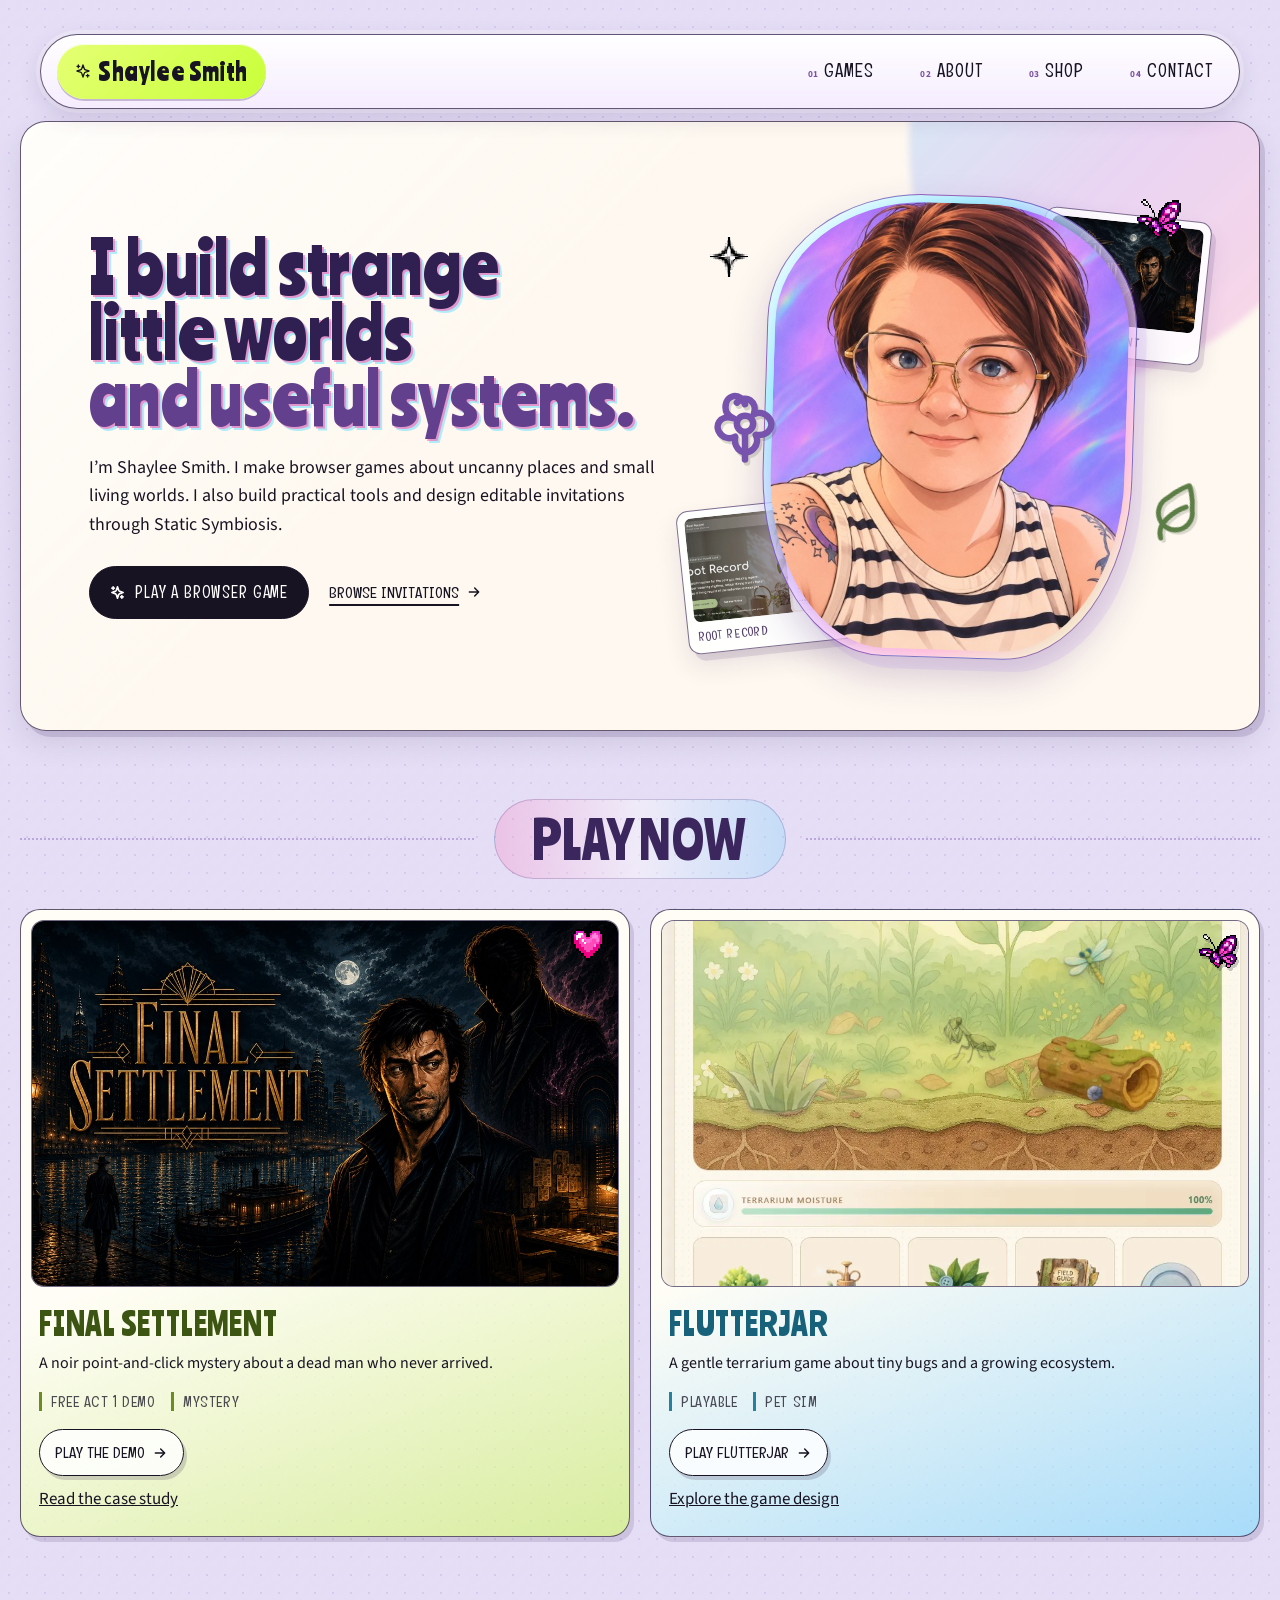
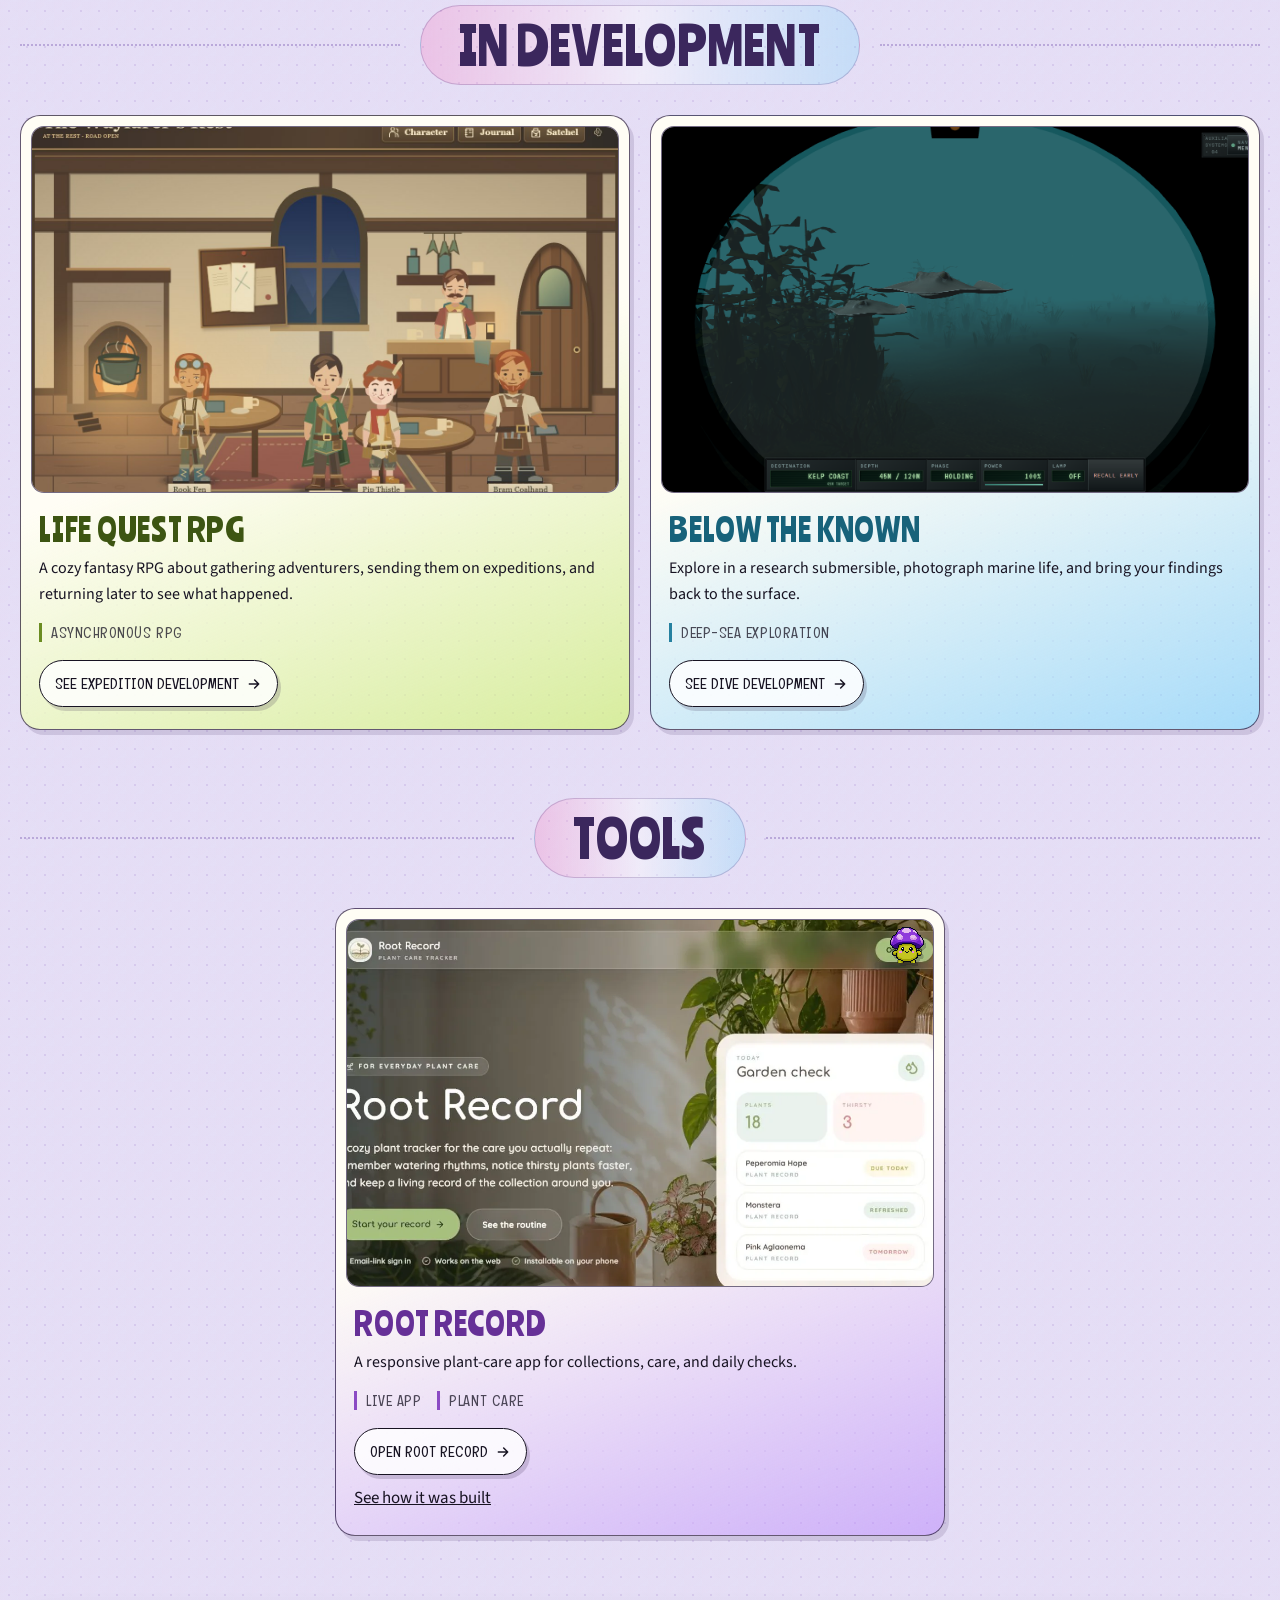
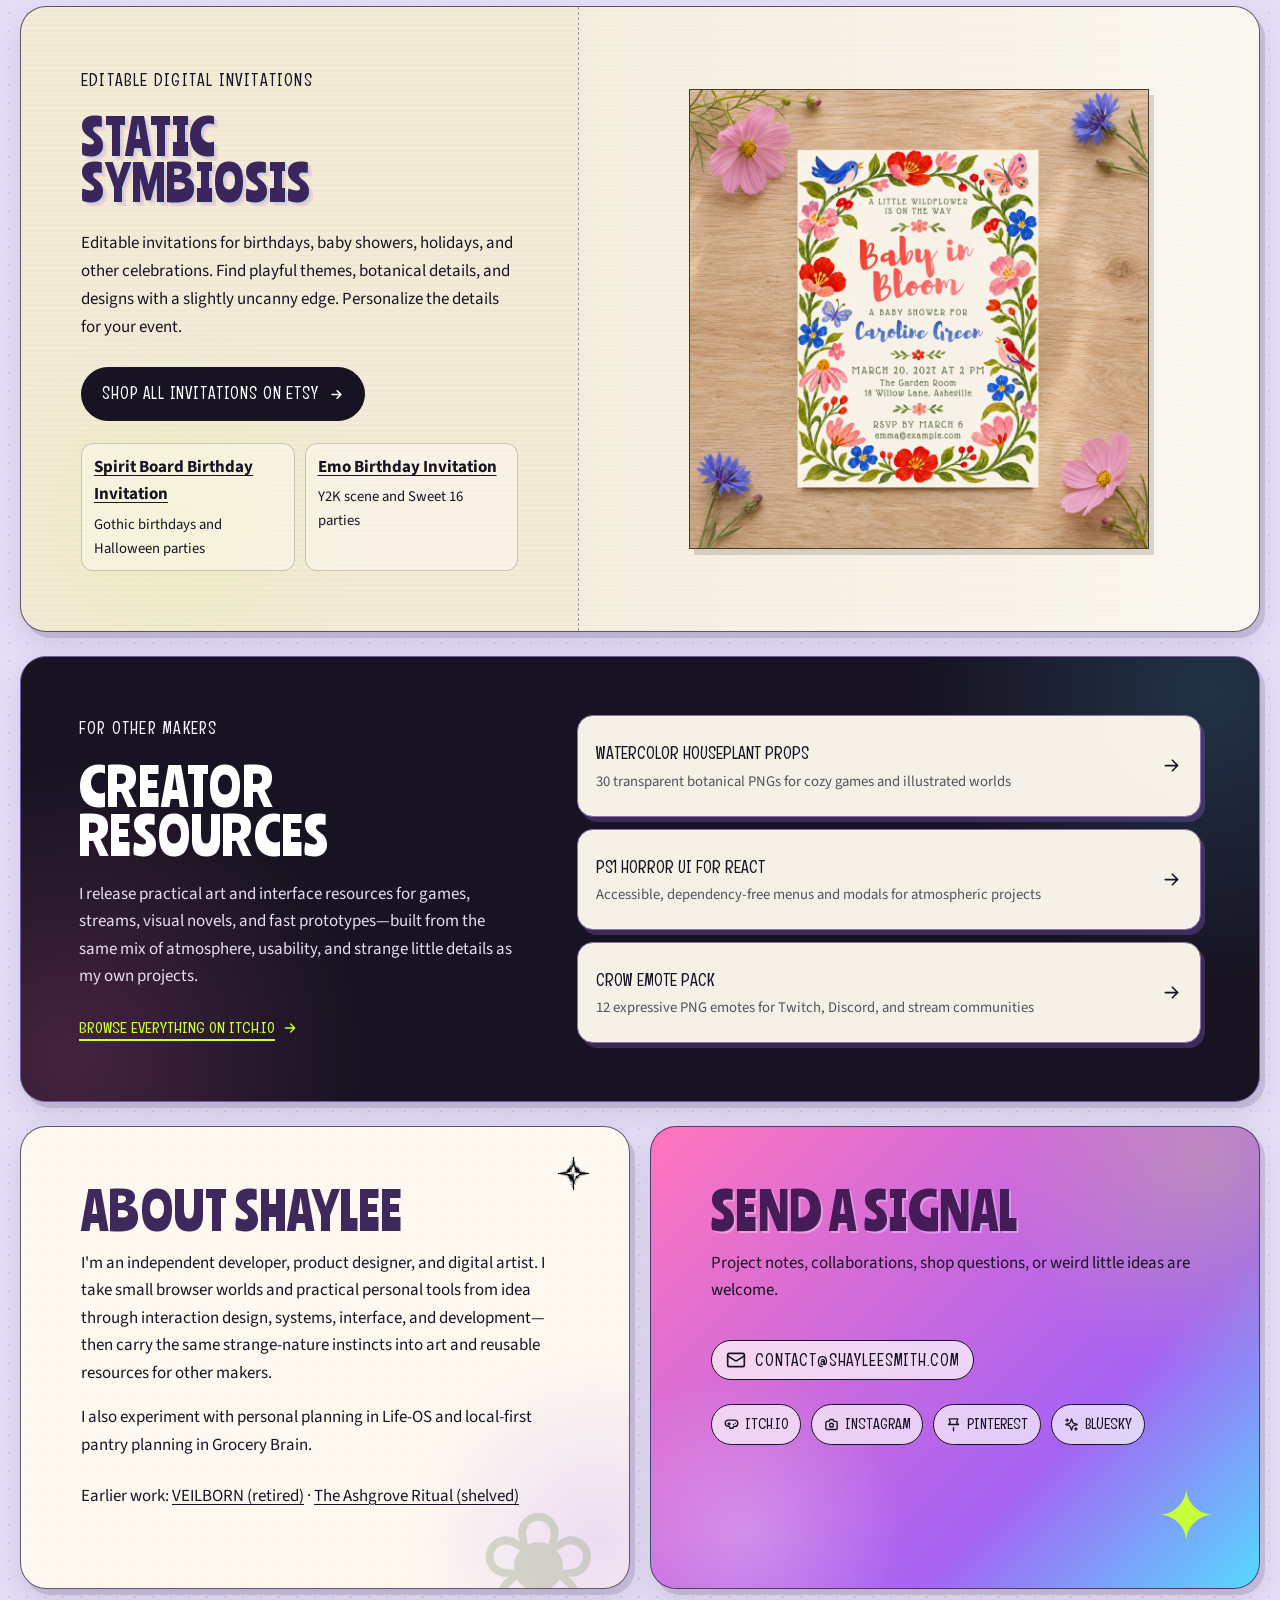
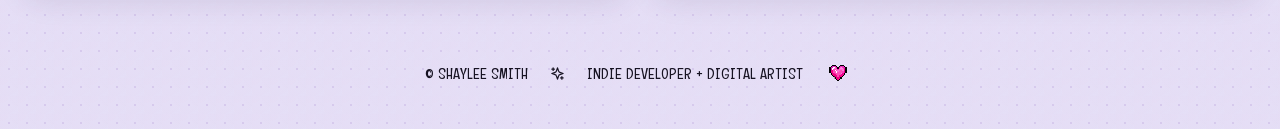
<file: index.html>
<!doctype html>
<html lang="en">
<head>
  <meta charset="utf-8">
  <meta name="viewport" content="width=device-width, initial-scale=1">
  <title>Shaylee Smith | Indie Developer, Product Designer &amp; Artist</title>
  <meta name="description" content="Shaylee Smith creates browser games, calm personal tools, creator resources, and editable invitations through Static Symbiosis.">
  <meta name="robots" content="index,follow,max-image-preview:large">
  <meta name="author" content="Shaylee Smith">
  <meta name="theme-color" content="#f6f1ff">
  <link rel="canonical" href="https://shayleesmith.com/">
  <link rel="icon" href="favicon.ico">
  <link rel="stylesheet" href="styles.css">

  <meta property="og:site_name" content="Shaylee Smith Studio">
  <meta property="og:title" content="Shaylee Smith | Indie Developer, Product Designer &amp; Artist">
  <meta property="og:description" content="Browser games, calm personal tools, creator resources, and editable invitations through Static Symbiosis.">
  <meta property="og:image" content="https://shayleesmith.com/images/og-image.jpg">
  <meta property="og:image:secure_url" content="https://shayleesmith.com/images/og-image.jpg">
  <meta property="og:image:type" content="image/jpeg">
  <meta property="og:image:width" content="1200">
  <meta property="og:image:height" content="630">
  <meta property="og:image:alt" content="Shaylee Smith's Y2K-inspired portfolio featuring indie games and strange-nature artwork">
  <meta property="og:url" content="https://shayleesmith.com/">
  <meta property="og:type" content="website">
  <meta name="twitter:card" content="summary_large_image">
  <meta name="twitter:title" content="Shaylee Smith | Indie Developer, Product Designer &amp; Artist">
  <meta name="twitter:description" content="Browser games, calm personal tools, creator resources, and editable invitations through Static Symbiosis.">
  <meta name="twitter:image" content="https://shayleesmith.com/images/og-image.jpg">
  <meta name="twitter:image:alt" content="Shaylee Smith's Y2K-inspired portfolio featuring indie games and strange-nature artwork">

  <script async src="https://www.googletagmanager.com/gtag/js?id=G-C715D5HQ28"></script>
  <script>
    window.dataLayer = window.dataLayer || [];
    function gtag(){dataLayer.push(arguments);}
    gtag('js', new Date());
    gtag('config', 'G-C715D5HQ28');
  </script>
  <script type="application/ld+json">
    {
      "@context": "https://schema.org",
      "@graph": [
        {
          "@type": "Person",
          "@id": "https://shayleesmith.com/#person",
          "name": "Shaylee Smith",
          "url": "https://shayleesmith.com/",
          "image": "https://shayleesmith.com/images/shaylee-anime-800.jpg",
          "jobTitle": "Indie Game Developer, Product Designer, and Digital Artist",
          "description": "Independent developer, product designer, and digital artist creating browser games, calm personal tools, creator resources, and editable invitations.",
          "sameAs": [
            "https://demeteraurion.itch.io/",
            "https://www.etsy.com/shop/StaticSymbiosis",
            "https://www.instagram.com/demeter_aurion",
            "https://www.instagram.com/staticsymbiosis/",
            "https://www.pinterest.com/StaticSymbiosis",
            "https://www.facebook.com/staticsymbiosis"
          ]
        },
        {
          "@type": "WebSite",
          "@id": "https://shayleesmith.com/#website",
          "url": "https://shayleesmith.com/",
          "name": "Shaylee Smith Studio",
          "description": "Portfolio for Shaylee Smith, featuring indie browser games, personal tools, creator resources, and strange-nature art and goods through Static Symbiosis.",
          "publisher": { "@id": "https://shayleesmith.com/#person" }
        },
        {
          "@type": "CollectionPage",
          "@id": "https://shayleesmith.com/#portfolio",
          "url": "https://shayleesmith.com/",
          "name": "Shaylee Smith Portfolio",
          "isPartOf": { "@id": "https://shayleesmith.com/#website" },
          "about": { "@id": "https://shayleesmith.com/#person" },
          "primaryImageOfPage": "https://shayleesmith.com/images/og-image.jpg",
          "mainEntity": {
            "@type": "ItemList",
            "itemListElement": [
              { "@type": "ListItem", "position": 1, "name": "Final Settlement", "url": "https://shayleesmith.com/projects/final-settlement.html" },
              { "@type": "ListItem", "position": 2, "name": "Flutterjar", "url": "https://shayleesmith.com/projects/flutterjar.html" },
              { "@type": "ListItem", "position": 3, "name": "Life Quest RPG", "url": "https://shayleesmith.com/projects/life-quest-rpg.html" },
              { "@type": "ListItem", "position": 4, "name": "Below the Known", "url": "https://shayleesmith.com/projects/below-the-known.html" },
              { "@type": "ListItem", "position": 5, "name": "Root Record", "url": "https://shayleesmith.com/projects/root-record.html" },
              { "@type": "ListItem", "position": 6, "name": "Static Symbiosis", "url": "https://www.etsy.com/shop/StaticSymbiosis" },
              { "@type": "ListItem", "position": 7, "name": "Watercolor Houseplant Props", "url": "https://demeteraurion.itch.io/30-watercolor-houseplant-props" },
              { "@type": "ListItem", "position": 8, "name": "PS1 Horror UI Pack for React", "url": "https://demeteraurion.itch.io/ps1-horror-ui-pack" },
              { "@type": "ListItem", "position": 9, "name": "Crow Emote Pack", "url": "https://demeteraurion.itch.io/crow-emote-pack" }
            ]
          }
        }
      ]
    }
  </script>
</head>
<body>
  <svg class="svg-sprite" aria-hidden="true">
    <symbol id="icon-sparkles" viewBox="0 0 24 24"><path d="m12 3-1.8 5.2a3 3 0 0 1-2 2L3 12l5.2 1.8a3 3 0 0 1 2 2L12 21l1.8-5.2a3 3 0 0 1 2-2L21 12l-5.2-1.8a3 3 0 0 1-2-2Z"/><path d="M5 3v4M3 5h4M19 17v4M17 19h4"/></symbol>
    <symbol id="icon-arrow" viewBox="0 0 24 24"><path d="M5 12h14M13 6l6 6-6 6"/></symbol>
    <symbol id="icon-gamepad" viewBox="0 0 24 24"><path d="M6 11h4M8 9v4M15 12h.01M18 10h.01"/><path d="M17.3 5H6.7A4.7 4.7 0 0 0 2 9.7v.6A4.7 4.7 0 0 0 6.7 15H8l2 3h4l2-3h1.3a4.7 4.7 0 0 0 4.7-4.7v-.6A4.7 4.7 0 0 0 17.3 5Z"/></symbol>
    <symbol id="icon-leaf" viewBox="0 0 24 24"><path d="M11 20A7 7 0 0 1 9.8 6.1C15.5 3.7 20 4 20 4s.3 4.5-2.1 10.2A7 7 0 0 1 11 20Z"/><path d="M2 21c0-3 1.85-5.36 5.08-6.94C9.65 12.8 12.82 12 16 12"/></symbol>
    <symbol id="icon-mail" viewBox="0 0 24 24"><rect width="20" height="16" x="2" y="4" rx="2"/><path d="m22 7-8.97 5.7a1.94 1.94 0 0 1-2.06 0L2 7"/></symbol>
    <symbol id="icon-camera" viewBox="0 0 24 24"><path d="M14.5 4 16 7h3a2 2 0 0 1 2 2v9a2 2 0 0 1-2 2H5a2 2 0 0 1-2-2V9a2 2 0 0 1 2-2h3l1.5-3Z"/><circle cx="12" cy="13" r="3"/></symbol>
    <symbol id="icon-pin" viewBox="0 0 24 24"><path d="M12 17v5M5 3h14l-2 6 3 3H4l3-3Z"/></symbol>
    <symbol id="icon-flower" viewBox="0 0 24 24"><path d="M12 5c-1.5-4-6-3-6 1 0 1.5 1 2.7 2.4 3.3C4.4 8 2 11.8 4.8 14.5c1.1 1.1 2.8 1.2 4.2.5-.7 4.1 3.2 6.4 5.8 3.5 1-1.1 1.2-2.7.5-4.1 4.1.7 6.4-3.2 3.5-5.8-1.1-1-2.7-1.2-4.1-.5C16 4.1 12.2 1.7 9.5 4.5"/><circle cx="12" cy="11" r="2.5"/><path d="M12 13.5V22"/></symbol>
  </svg>

  <a class="skip-link" href="#main-content">Skip to content</a>

  <header class="site-header">
    <nav class="nav-shell" aria-label="Primary navigation">
      <a class="brand" href="#top" aria-label="Shaylee Smith home">
        <svg class="brand-star" aria-hidden="true"><use href="#icon-sparkles"></use></svg>
        <span>Shaylee Smith</span>
      </a>
      <div class="nav-links">
        <a href="#work" data-index="01">Games</a>
        <a href="#about" data-index="02">About</a>
        <a href="#shop" data-index="03">Shop</a>
        <a href="#contact" data-index="04">Contact</a>
      </div>
    </nav>
  </header>

  <main id="main-content">
    <section class="hero section-shell" id="top" aria-labelledby="hero-title">
      <div class="hero-copy">
        <h1 id="hero-title">I build strange little worlds <span>and useful systems.</span></h1>
        <p class="hero-intro">I’m Shaylee Smith. I make browser games about uncanny places and small living worlds. I also build practical tools and design editable invitations through Static Symbiosis.</p>
        <div class="hero-actions">
          <a class="button button-dark" href="#work">
            <svg aria-hidden="true"><use href="#icon-sparkles"></use></svg> Play a browser game
          </a>
          <a class="text-link" href="#shop">Browse invitations <svg aria-hidden="true"><use href="#icon-arrow"></use></svg></a>
        </div>
      </div>

      <div class="portrait-stage" aria-label="Portrait of Shaylee Smith">
        <figure class="work-fragment work-fragment-game" aria-hidden="true">
          <img src="images/final-settlement.jpg" width="1200" height="675" alt="" decoding="async">
          <figcaption>Final Settlement</figcaption>
        </figure>
        <figure class="work-fragment work-fragment-tool" aria-hidden="true">
          <img src="images/root-record.webp" width="1182" height="665" alt="" loading="lazy" decoding="async">
          <figcaption>Root Record</figcaption>
        </figure>
        <span class="sprite sticker-star star-one" aria-hidden="true"></span>
        <span class="sprite sticker-butterfly pixel-butterfly" aria-hidden="true"></span>
        <div class="portrait-frame">
          <img
            src="images/shaylee-anime-800.jpg"
            srcset="images/shaylee-anime-480.jpg 480w, images/shaylee-anime-800.jpg 800w"
            sizes="(max-width: 620px) 310px, (max-width: 900px) 340px, 390px"
            width="800"
            height="1200"
            alt="Anime-style portrait of Shaylee Smith with short brown hair and gold glasses"
            loading="eager"
            decoding="async"
            fetchpriority="high">
        </div>
        <svg class="hero-flower hero-flower-left" aria-hidden="true"><use href="#icon-flower"></use></svg>
        <svg class="hero-leaf" aria-hidden="true"><use href="#icon-leaf"></use></svg>
      </div>
    </section>

    <section class="work-section section-shell" id="work" aria-labelledby="work-title">
      <div class="section-title-row"><h2 id="work-title">Play now</h2></div>
      <div class="project-grid">
        <article class="project-card accent-lime">
          <span class="sprite sticker-heart project-sticker" aria-hidden="true"></span>
          <div class="project-image-wrap">
            <img src="images/final-settlement.jpg" width="1200" height="675" alt="Final Settlement title artwork with a noir detective and moonlit city" loading="lazy" decoding="async">
          </div>
          <div class="project-body">
            <h3>Final Settlement</h3>
            <p>A noir point-and-click mystery about a dead man who never arrived.</p>
            <ul class="tag-list" aria-label="Final Settlement details"><li>Free Act 1 demo</li><li>Mystery</li></ul>
            <a class="project-link" href="https://demeteraurion.itch.io/final-settlement" data-track="play_game" data-project="final-settlement">Play the demo <svg aria-hidden="true"><use href="#icon-arrow"></use></svg></a>
            <a href="projects/final-settlement.html">Read the case study</a>
          </div>
        </article>

        <article class="project-card accent-blue">
          <span class="sprite sticker-butterfly project-sticker" aria-hidden="true"></span>
          <div class="project-image-wrap">
            <img src="images/flutterjar.webp" width="930" height="921" alt="Flutterjar terrarium with tiny bugs and care controls" loading="lazy" decoding="async">
          </div>
          <div class="project-body">
            <h3>Flutterjar</h3>
            <p>A gentle terrarium game about tiny bugs and a growing ecosystem.</p>
            <ul class="tag-list" aria-label="Flutterjar details"><li>Playable</li><li>Pet sim</li></ul>
            <a class="project-link" href="https://demeteraurion.itch.io/flutterjar" data-track="play_game" data-project="flutterjar">Play Flutterjar <svg aria-hidden="true"><use href="#icon-arrow"></use></svg></a>
            <a href="projects/flutterjar.html">Explore the game design</a>
          </div>
        </article>
      </div>
    </section>

    <section class="work-section section-shell" id="development" aria-labelledby="development-title">
      <div class="section-title-row"><h2 id="development-title">In development</h2></div>
      <div class="project-grid">
        <article class="project-card accent-lime">
          <div class="project-image-wrap">
            <img src="images/life-quest-tavern.jpg" width="1280" height="900" alt="Adventurers gathered beside the quest board at the Wayfarer’s Rest" loading="lazy" decoding="async">
          </div>
          <div class="project-body">
            <h3>Life Quest RPG</h3>
            <p>A cozy fantasy RPG about gathering adventurers, sending them on expeditions, and returning later to see what happened.</p>
            <ul class="tag-list" aria-label="Life Quest RPG details"><li>Asynchronous RPG</li></ul>
            <a class="project-link" href="projects/life-quest-rpg.html">See expedition development <svg aria-hidden="true"><use href="#icon-arrow"></use></svg></a>
          </div>
        </article>

        <article class="project-card accent-blue">
          <div class="project-image-wrap">
            <img src="images/below-the-known-kelp-coast.png" width="1920" height="911" alt="Two rays swimming past kelp, seen through the submersible porthole at Kelp Coast" loading="lazy" decoding="async">
          </div>
          <div class="project-body">
            <h3>Below the Known</h3>
            <p>Explore in a research submersible, photograph marine life, and bring your findings back to the surface.</p>
            <ul class="tag-list" aria-label="Below the Known details"><li>Deep-sea exploration</li></ul>
            <a class="project-link" href="projects/below-the-known.html">See dive development <svg aria-hidden="true"><use href="#icon-arrow"></use></svg></a>
          </div>
        </article>
      </div>
    </section>

    <section class="work-section section-shell" id="tools" aria-labelledby="tools-title">
      <div class="section-title-row"><h2 id="tools-title">Tools</h2></div>
      <div class="project-grid">
        <article class="project-card accent-violet">
          <img class="project-sticker project-sticker-image" src="images/mushroom-mascot.png" width="1254" height="1254" alt="" aria-hidden="true" loading="lazy" decoding="async">
          <div class="project-image-wrap">
            <img src="images/root-record.webp" width="1182" height="665" alt="Root Record plant-care dashboard and garden check" loading="lazy" decoding="async">
          </div>
          <div class="project-body">
            <h3>Root Record</h3>
            <p>A responsive plant-care app for collections, care, and daily checks.</p>
            <ul class="tag-list" aria-label="Root Record details"><li>Live app</li><li>Plant care</li></ul>
            <a class="project-link" href="https://plants.shayleesmith.com/" data-track="open_tool" data-project="root-record">Open Root Record <svg aria-hidden="true"><use href="#icon-arrow"></use></svg></a>
            <a href="projects/root-record.html">See how it was built</a>
          </div>
        </article>
      </div>
    </section>

    <section class="shop-card section-shell" id="shop" aria-labelledby="shop-title">
      <div class="shop-copy">
        <p class="eyebrow">Editable digital invitations</p>
        <h2 id="shop-title">Static<br>Symbiosis</h2>
        <p>Editable invitations for birthdays, baby showers, holidays, and other celebrations. Find playful themes, botanical details, and designs with a slightly uncanny edge. Personalize the details for your event.</p>
        <a class="button button-dark" href="https://www.etsy.com/shop/StaticSymbiosis" target="_blank" rel="noopener noreferrer" data-track="visit_shop">Shop all invitations on Etsy <svg aria-hidden="true"><use href="#icon-arrow"></use></svg></a>
        <ul class="invitation-links">
          <li><a href="https://www.etsy.com/listing/4538528151/spirit-board-birthday-invitation" data-track="visit_listing" data-project="spirit-board-invitation">Spirit Board Birthday Invitation</a><span>Gothic birthdays and Halloween parties</span></li>
          <li><a href="https://www.etsy.com/uk/listing/4529491027/emo-birthday-invitation-template" data-track="visit_listing" data-project="emo-birthday-invitation">Emo Birthday Invitation</a><span>Y2K scene and Sweet 16 parties</span></li>
        </ul>
      </div>
      <div class="shop-art">
        <img src="images/baby-in-bloom-invitation.jpg" width="960" height="960" alt="Baby in Bloom baby shower invitation with colorful wildflowers, birds, and butterflies" loading="lazy" decoding="async">
      </div>
    </section>

    <section class="resources-section section-shell" aria-labelledby="resources-title">
      <div class="resources-copy">
        <p class="eyebrow">For other makers</p>
        <h2 id="resources-title">Creator resources</h2>
        <p>I release practical art and interface resources for games, streams, visual novels, and fast prototypes—built from the same mix of atmosphere, usability, and strange little details as my own projects.</p>
        <a class="text-link" href="https://demeteraurion.itch.io/" target="_blank" rel="noopener noreferrer" data-track="visit_itch">Browse everything on Itch.io <svg aria-hidden="true"><use href="#icon-arrow"></use></svg></a>
      </div>
      <div class="resource-list">
        <a class="resource-item" href="https://demeteraurion.itch.io/30-watercolor-houseplant-props" target="_blank" rel="noopener noreferrer" data-track="view_resource" data-project="watercolor-houseplants">
          <span><strong>Watercolor Houseplant Props</strong><small>30 transparent botanical PNGs for cozy games and illustrated worlds</small></span>
          <svg aria-hidden="true"><use href="#icon-arrow"></use></svg>
        </a>
        <a class="resource-item" href="https://demeteraurion.itch.io/ps1-horror-ui-pack" target="_blank" rel="noopener noreferrer" data-track="view_resource" data-project="ps1-horror-ui">
          <span><strong>PS1 Horror UI for React</strong><small>Accessible, dependency-free menus and modals for atmospheric projects</small></span>
          <svg aria-hidden="true"><use href="#icon-arrow"></use></svg>
        </a>
        <a class="resource-item" href="https://demeteraurion.itch.io/crow-emote-pack" target="_blank" rel="noopener noreferrer" data-track="view_resource" data-project="crow-emotes">
          <span><strong>Crow Emote Pack</strong><small>12 expressive PNG emotes for Twitch, Discord, and stream communities</small></span>
          <svg aria-hidden="true"><use href="#icon-arrow"></use></svg>
        </a>
      </div>
    </section>

    <section class="lower-grid section-shell">
      <article class="about-card" id="about" aria-labelledby="about-title">
        <span class="sprite sticker-star about-star" aria-hidden="true"></span>
        <h2 id="about-title">About Shaylee</h2>
        <p>I'm an independent developer, product designer, and digital artist. I take small browser worlds and practical personal tools from idea through interaction design, systems, interface, and development—then carry the same strange-nature instincts into art and reusable resources for other makers.</p>
        <p>I also experiment with personal planning in Life-OS and local-first pantry planning in Grocery Brain.</p>
        <p class="earlier-work">Earlier work: <a href="projects/veilborn.html">VEILBORN (retired)</a> · <a href="projects/ashgrove-ritual.html">The Ashgrove Ritual (shelved)</a></p>
      </article>

      <article class="contact-card" id="contact" aria-labelledby="contact-title">
        <span class="contact-star" aria-hidden="true">✦</span>
        <h2 id="contact-title">Send a signal</h2>
        <p>Project notes, collaborations, shop questions, or weird little ideas are welcome.</p>
        <a class="email-link" href="mailto:contact@shayleesmith.com" data-track="contact_email"><svg aria-hidden="true"><use href="#icon-mail"></use></svg> contact@shayleesmith.com</a>
        <div class="social-links" aria-label="Social links">
          <a href="https://demeteraurion.itch.io/" target="_blank" rel="noopener noreferrer" data-track="visit_itch"><svg aria-hidden="true"><use href="#icon-gamepad"></use></svg> Itch.io</a>
          <a href="https://www.instagram.com/demeter_aurion" target="_blank" rel="noopener noreferrer" data-track="visit_social"><svg aria-hidden="true"><use href="#icon-camera"></use></svg> Instagram</a>
          <a href="https://www.pinterest.com/StaticSymbiosis" target="_blank" rel="noopener noreferrer" data-track="visit_shop_social"><svg aria-hidden="true"><use href="#icon-pin"></use></svg> Pinterest</a>
          <a href="https://bsky.app/profile/demeteraurion.bsky.social" target="_blank" rel="noopener noreferrer" data-track="visit_social"><svg aria-hidden="true"><use href="#icon-sparkles"></use></svg> Bluesky</a>
        </div>
      </article>
    </section>
  </main>

  <footer class="site-footer section-shell">
    <span>© Shaylee Smith</span>
    <svg aria-hidden="true"><use href="#icon-sparkles"></use></svg>
    <span>Indie developer + digital artist</span>
    <span class="sprite sticker-heart footer-heart" aria-hidden="true"></span>
  </footer>

  <script src="site.js" defer></script>
</body>
</html>
</file>
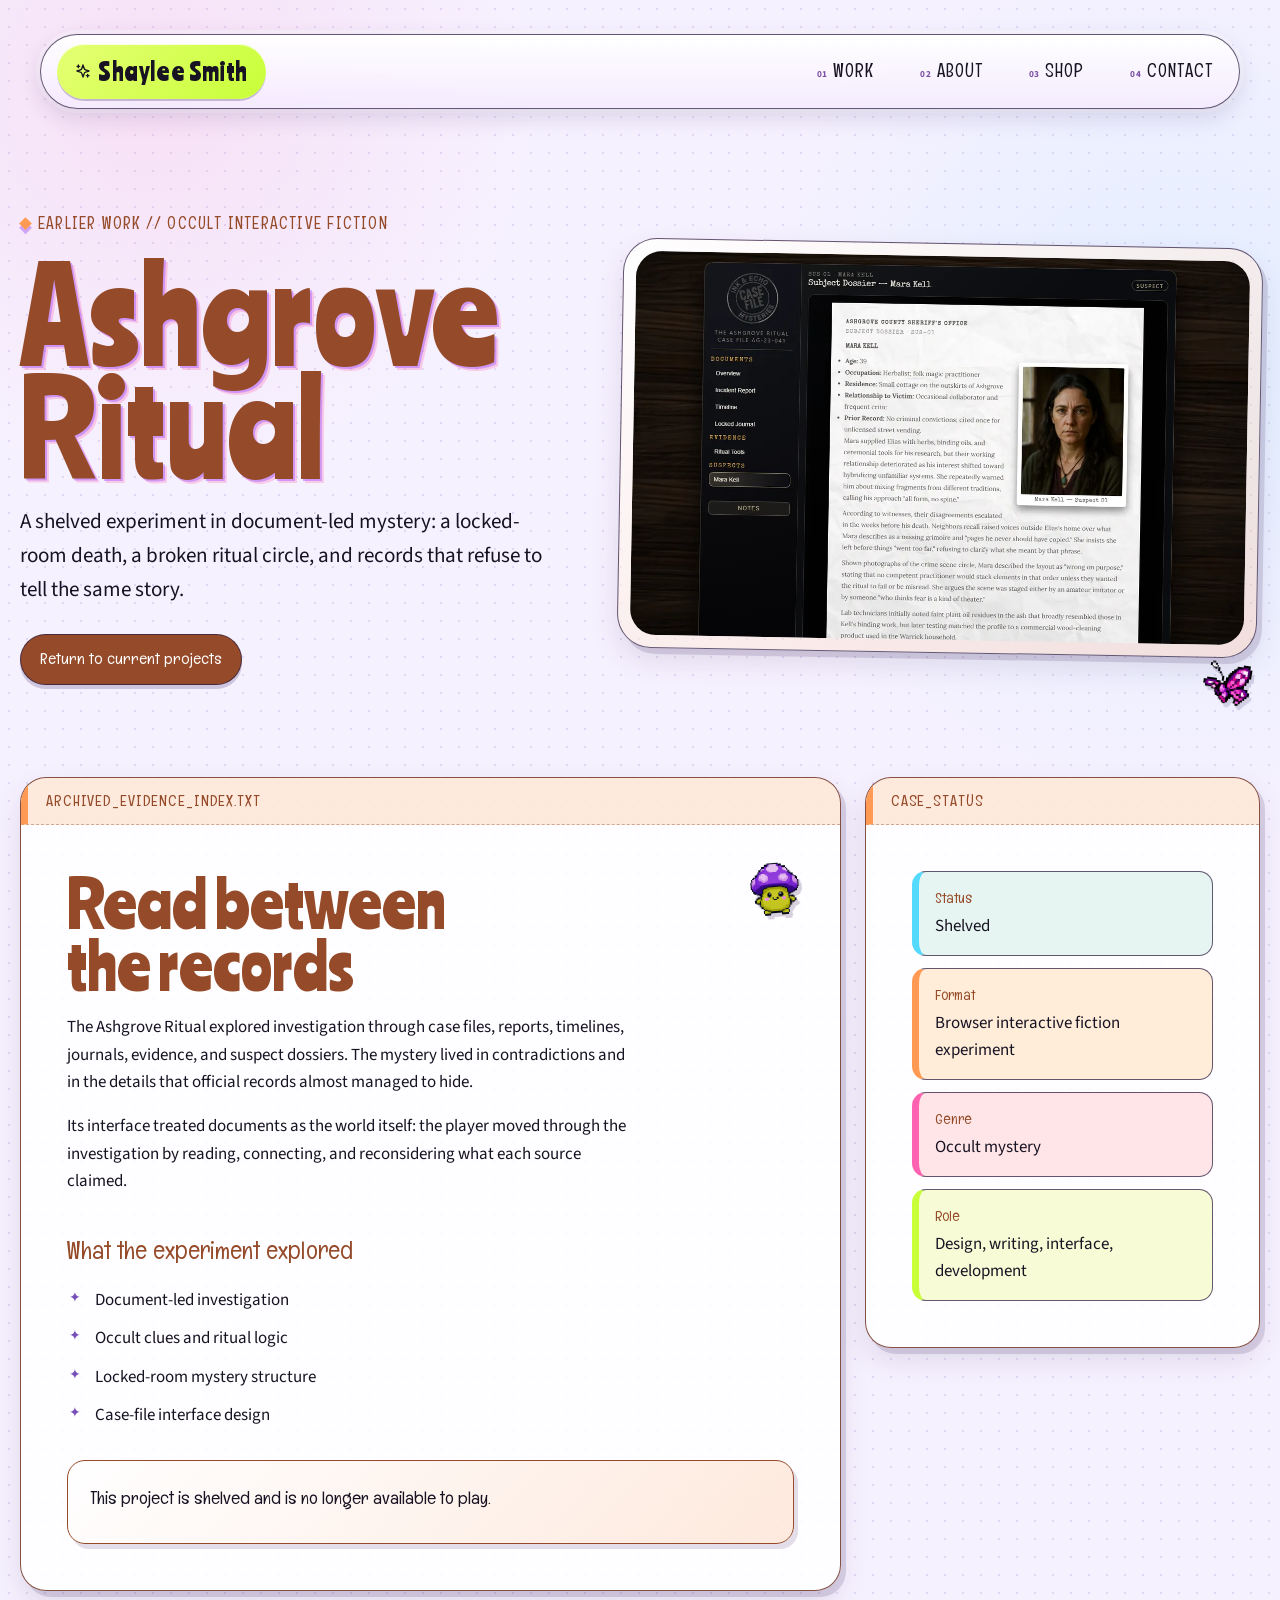
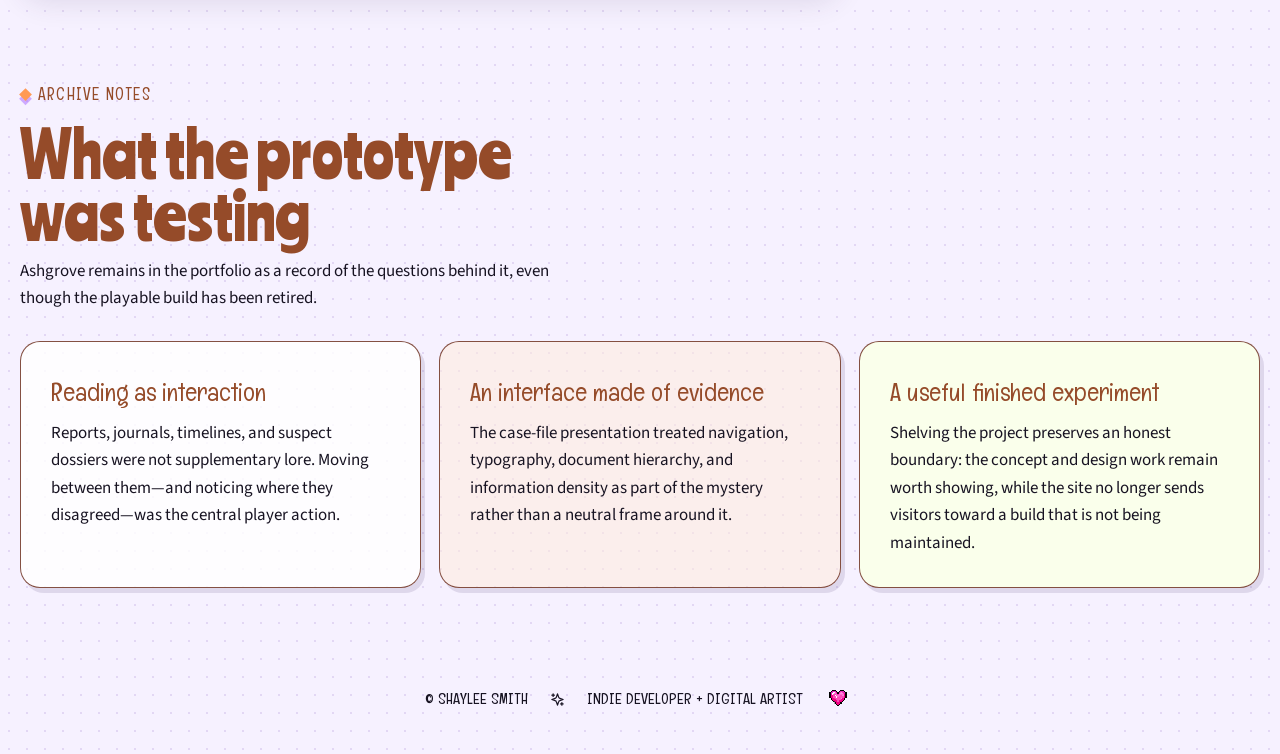
<file: projects/ashgrove-ritual.html>
<!doctype html>
<html lang="en" class="theme-ashgrove">
<head>
  <meta charset="utf-8"><meta name="viewport" content="width=device-width,initial-scale=1">
  <title>The Ashgrove Ritual Archive | Shaylee Smith</title>
  <meta name="description" content="An archive of The Ashgrove Ritual, Shaylee Smith's shelved document-led occult mystery experiment about a locked-room death and broken ritual circle.">
  <meta name="robots" content="index,follow,max-image-preview:large"><link rel="canonical" href="https://shayleesmith.com/projects/ashgrove-ritual.html">
  <meta property="og:site_name" content="Shaylee Smith Studio"><meta property="og:title" content="The Ashgrove Ritual | Archived Mystery Project"><meta property="og:description" content="A shelved document-led mystery about a locked-room death, a broken ritual circle, and records that refuse to tell the same story."><meta property="og:image" content="https://shayleesmith.com/images/ashgrove-ritual.webp"><meta property="og:image:alt" content="The Ashgrove Ritual suspect dossier and investigation interface"><meta property="og:url" content="https://shayleesmith.com/projects/ashgrove-ritual.html"><meta property="og:type" content="website"><meta property="og:locale" content="en_US">
  <meta name="twitter:card" content="summary_large_image"><meta name="twitter:title" content="The Ashgrove Ritual | Archived Mystery Project"><meta name="twitter:description" content="An archived experiment in document-led occult investigation."><meta name="twitter:image" content="https://shayleesmith.com/images/ashgrove-ritual.webp"><meta name="twitter:image:alt" content="The Ashgrove Ritual suspect dossier and investigation interface">
  <link rel="icon" href="../favicon.ico"><script async src="https://www.googletagmanager.com/gtag/js?id=G-C715D5HQ28"></script><script>window.dataLayer=window.dataLayer||[];function gtag(){dataLayer.push(arguments);}gtag('js',new Date());gtag('config','G-C715D5HQ28');</script>
  <script type="application/ld+json">{"@context":"https://schema.org","@type":"CreativeWork","@id":"https://shayleesmith.com/projects/ashgrove-ritual.html#project","name":"The Ashgrove Ritual","url":"https://shayleesmith.com/projects/ashgrove-ritual.html","description":"A shelved document-led occult mystery experiment about a locked-room death and broken ritual circle.","image":"https://shayleesmith.com/images/ashgrove-ritual.webp","genre":["Occult mystery","Interactive fiction"],"inLanguage":"en-US","author":{"@id":"https://shayleesmith.com/#person"}}</script>
  <link rel="stylesheet" href="project.css">
</head>
<body><svg class="svg-sprite" aria-hidden="true"><symbol id="icon-sparkles" viewBox="0 0 24 24"><path d="m12 3-1.8 5.2a3 3 0 0 1-2 2L3 12l5.2 1.8a3 3 0 0 1 2 2L12 21l1.8-5.2a3 3 0 0 1 2-2L21 12l-5.2-1.8a3 3 0 0 1-2-2Z"/><path d="M5 3v4M3 5h4M19 17v4M17 19h4"/></symbol></svg><a class="skip-link" href="#main-content">Skip to main content</a><header class="topbar"><nav class="wrap nav" aria-label="Primary navigation"><a class="brand" href="../" aria-label="Shaylee Smith home"><svg class="brand-star" aria-hidden="true"><use href="#icon-sparkles"></use></svg><span>Shaylee Smith</span></a><div class="nav-links"><a href="../#work" data-index="01">Work</a><a href="../#about" data-index="02">About</a><a href="../#shop" data-index="03">Shop</a><a href="../#contact" data-index="04">Contact</a></div></nav></header><main id="main-content">
  <section class="hero"><div class="wrap hero-grid"><div><p class="eyebrow">Earlier work // occult interactive fiction</p><h1>Ashgrove Ritual</h1><p class="lede">A shelved experiment in document-led mystery: a locked-room death, a broken ritual circle, and records that refuse to tell the same story.</p><div class="actions"><a class="btn" href="../#work">Return to current projects</a></div></div><figure class="visual"><img src="../images/ashgrove-ritual.webp" alt="The Ashgrove Ritual suspect dossier and investigation interface" width="1600" height="759"></figure></div></section>
  <section class="story"><div class="wrap story-grid"><article class="window copy"><div class="bar">archived_evidence_index.txt</div><div class="content"><h2>Read between the records</h2><p>The Ashgrove Ritual explored investigation through case files, reports, timelines, journals, evidence, and suspect dossiers. The mystery lived in contradictions and in the details that official records almost managed to hide.</p><p>Its interface treated documents as the world itself: the player moved through the investigation by reading, connecting, and reconsidering what each source claimed.</p><h3>What the experiment explored</h3><ul class="feature-list"><li>Document-led investigation</li><li>Occult clues and ritual logic</li><li>Locked-room mystery structure</li><li>Case-file interface design</li></ul><div class="next"><strong>This project is shelved and is no longer available to play.</strong></div></div></article><aside class="window"><div class="bar">case_status</div><div class="content"><dl class="facts"><div><dt>Status</dt><dd>Shelved</dd></div><div><dt>Format</dt><dd>Browser interactive fiction experiment</dd></div><div><dt>Genre</dt><dd>Occult mystery</dd></div><div><dt>Role</dt><dd>Design, writing, interface, development</dd></div></dl></div></aside></div></section>
  <section class="project-depth"><div class="wrap"><div class="depth-heading"><p class="eyebrow">Archive notes</p><h2>What the prototype was testing</h2><p>Ashgrove remains in the portfolio as a record of the questions behind it, even though the playable build has been retired.</p></div><div class="detail-grid"><article class="detail-card"><h3>Reading as interaction</h3><p>Reports, journals, timelines, and suspect dossiers were not supplementary lore. Moving between them—and noticing where they disagreed—was the central player action.</p></article><article class="detail-card"><h3>An interface made of evidence</h3><p>The case-file presentation treated navigation, typography, document hierarchy, and information density as part of the mystery rather than a neutral frame around it.</p></article><article class="detail-card"><h3>A useful finished experiment</h3><p>Shelving the project preserves an honest boundary: the concept and design work remain worth showing, while the site no longer sends visitors toward a build that is not being maintained.</p></article></div></div></section>
</main><footer class="site-footer section-shell"><span>&copy; Shaylee Smith</span><svg aria-hidden="true"><use href="#icon-sparkles"></use></svg><span>Indie developer + digital artist</span><span class="sprite sticker-heart footer-heart" aria-hidden="true"></span></footer><script src="../site.js" defer></script></body></html>
</file>
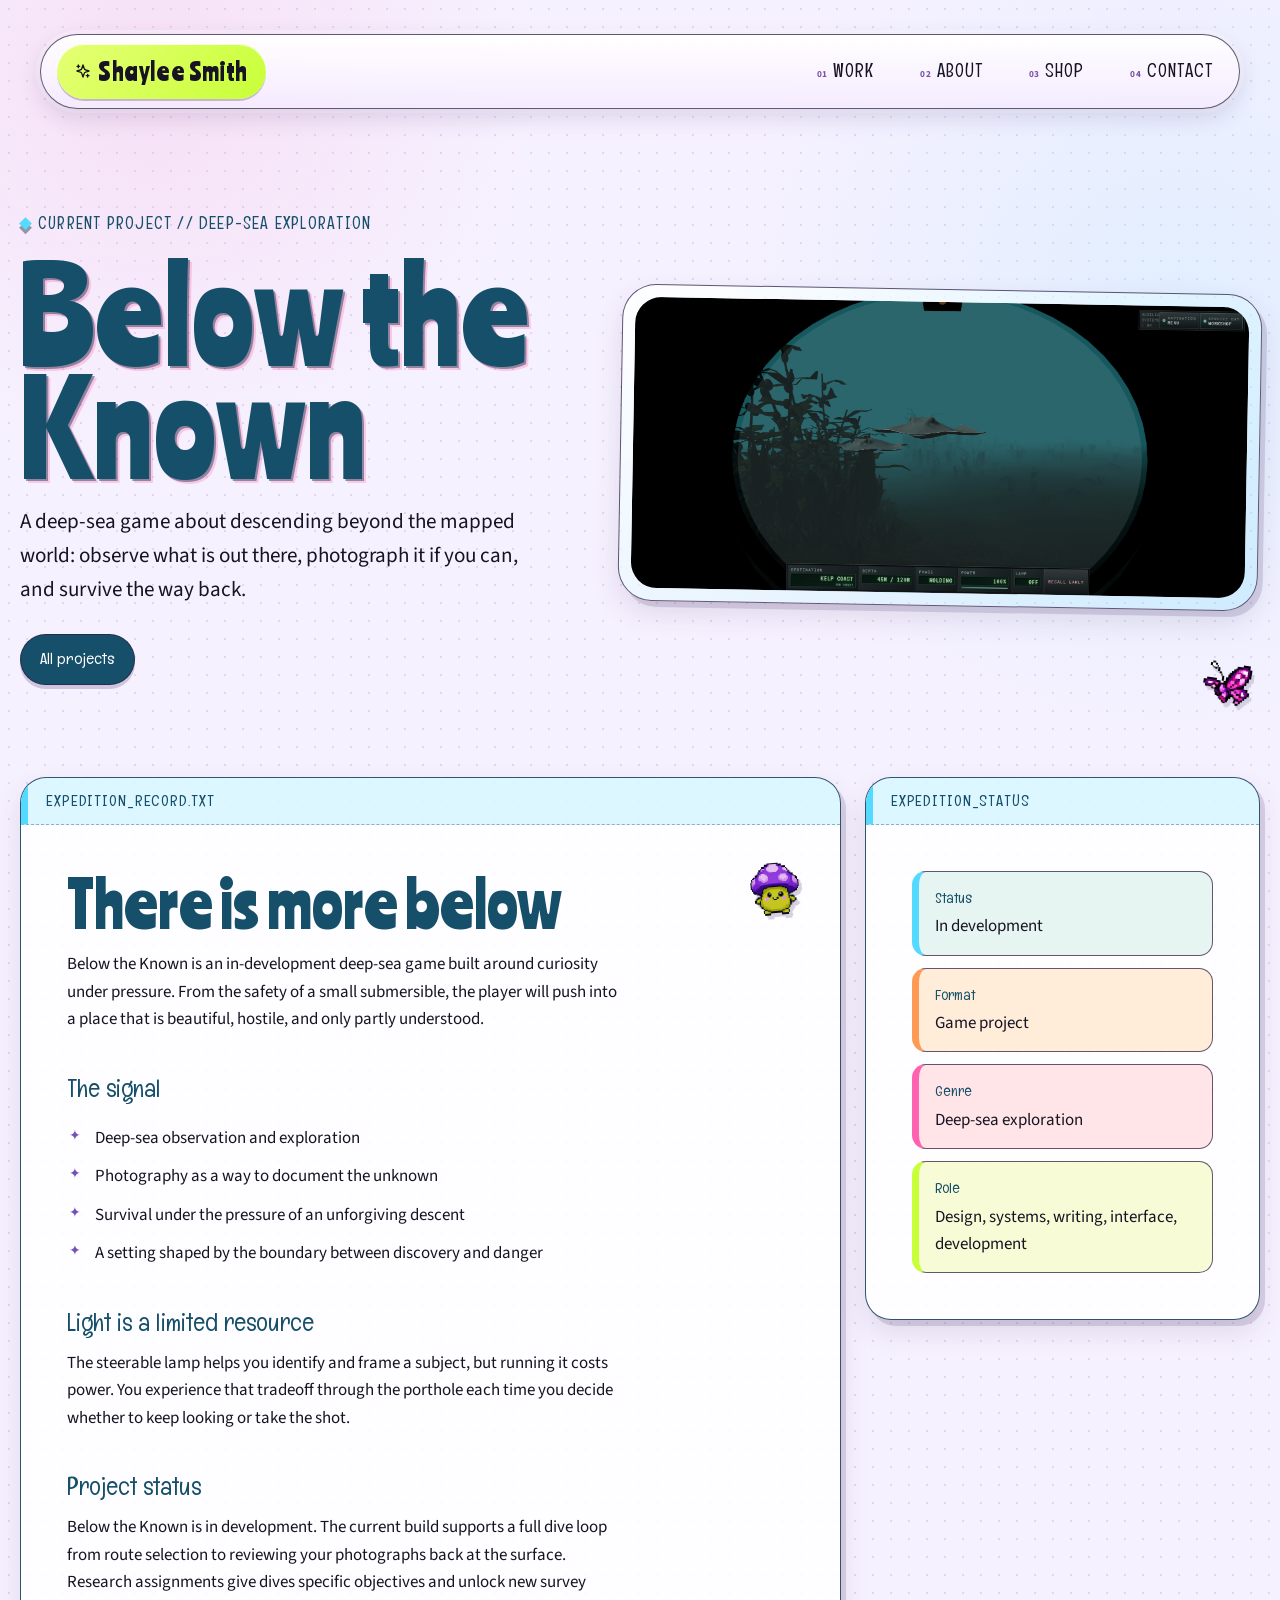
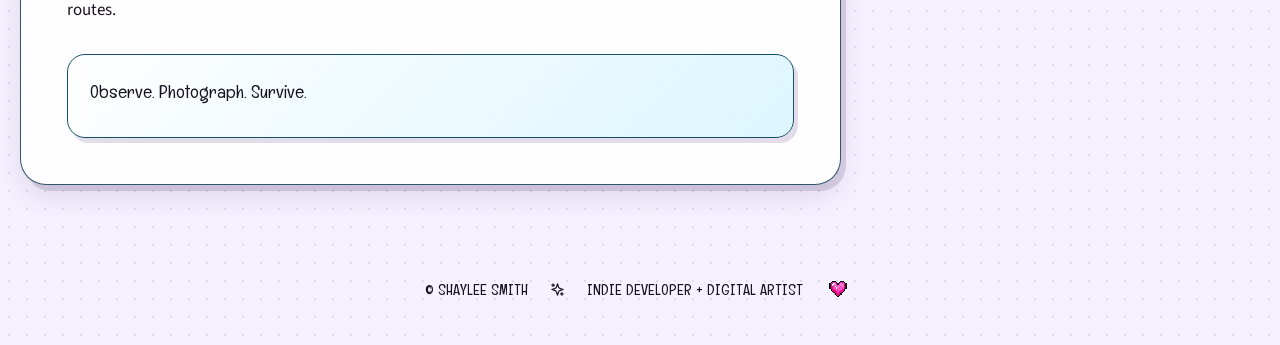
<file: projects/below-the-known.html>
<!doctype html>
<html lang="en" class="theme-deep-sea">
<head>
  <meta charset="utf-8"><meta name="viewport" content="width=device-width,initial-scale=1">
  <title>Below the Known | Shaylee Smith</title>
  <meta name="description" content="Below the Known is Shaylee Smith's in-development deep-sea game of observation, photography, and survival.">
  <meta name="robots" content="index,follow,max-image-preview:large">
  <link rel="canonical" href="https://shayleesmith.com/projects/below-the-known.html">
  <meta property="og:site_name" content="Shaylee Smith Studio"><meta property="og:title" content="Below the Known | Deep-Sea Game"><meta property="og:description" content="Descend past the mapped world. Observe, photograph, and survive."><meta property="og:image" content="https://shayleesmith.com/images/below-the-known.jpg"><meta property="og:image:alt" content="Below the Known deep-sea game artwork showing an ocean trench through a submarine porthole"><meta property="og:url" content="https://shayleesmith.com/projects/below-the-known.html"><meta property="og:type" content="website"><meta property="og:locale" content="en_US">
  <meta name="twitter:card" content="summary_large_image"><meta name="twitter:title" content="Below the Known | Deep-Sea Game"><meta name="twitter:description" content="Descend past the mapped world. Observe, photograph, and survive."><meta name="twitter:image" content="https://shayleesmith.com/images/below-the-known.jpg"><meta name="twitter:image:alt" content="Below the Known deep-sea game artwork showing an ocean trench through a submarine porthole">
  <link rel="icon" href="../favicon.ico">
  <script async src="https://www.googletagmanager.com/gtag/js?id=G-C715D5HQ28"></script><script>window.dataLayer=window.dataLayer||[];function gtag(){dataLayer.push(arguments);}gtag('js',new Date());gtag('config','G-C715D5HQ28');</script>
  <script type="application/ld+json">{"@context":"https://schema.org","@type":"VideoGame","@id":"https://shayleesmith.com/projects/below-the-known.html#game","name":"Below the Known","url":"https://shayleesmith.com/projects/below-the-known.html","description":"An in-development deep-sea game of observation, photography, and survival.","image":"https://shayleesmith.com/images/below-the-known.jpg","genre":["Exploration","Survival","Deep-sea horror"],"gamePlatform":"Web browser","playMode":"SinglePlayer","inLanguage":"en-US","author":{"@id":"https://shayleesmith.com/#person"}}</script>
  <link rel="stylesheet" href="project.css">
</head>
<body><svg class="svg-sprite" aria-hidden="true"><symbol id="icon-sparkles" viewBox="0 0 24 24"><path d="m12 3-1.8 5.2a3 3 0 0 1-2 2L3 12l5.2 1.8a3 3 0 0 1 2 2L12 21l1.8-5.2a3 3 0 0 1 2-2L21 12l-5.2-1.8a3 3 0 0 1-2-2Z"/><path d="M5 3v4M3 5h4M19 17v4M17 19h4"/></symbol></svg><a class="skip-link" href="#main-content">Skip to main content</a><header class="topbar"><nav class="wrap nav" aria-label="Primary navigation"><a class="brand" href="../" aria-label="Shaylee Smith home"><svg class="brand-star" aria-hidden="true"><use href="#icon-sparkles"></use></svg><span>Shaylee Smith</span></a><div class="nav-links"><a href="../#work" data-index="01">Work</a><a href="../#about" data-index="02">About</a><a href="../#shop" data-index="03">Shop</a><a href="../#contact" data-index="04">Contact</a></div></nav></header><main id="main-content">
  <section class="hero"><div class="wrap hero-grid"><div><p class="eyebrow">Current project // deep-sea exploration</p><h1>Below the Known</h1><p class="lede">A deep-sea game about descending beyond the mapped world: observe what is out there, photograph it if you can, and survive the way back.</p><div class="actions"><a class="btn" href="../#work">All projects</a></div></div><figure class="visual visual-screenshot"><img src="../images/below-the-known-kelp-coast.png" alt="Two rays swimming past kelp, seen through the submersible porthole at Kelp Coast" width="1920" height="911"></figure></div></section>
  <section class="story"><div class="wrap story-grid"><article class="window copy"><div class="bar">expedition_record.txt</div><div class="content"><h2>There is more below</h2><p>Below the Known is an in-development deep-sea game built around curiosity under pressure. From the safety of a small submersible, the player will push into a place that is beautiful, hostile, and only partly understood.</p><h3>The signal</h3><ul class="feature-list"><li>Deep-sea observation and exploration</li><li>Photography as a way to document the unknown</li><li>Survival under the pressure of an unforgiving descent</li><li>A setting shaped by the boundary between discovery and danger</li></ul><h3>Light is a limited resource</h3><p>The steerable lamp helps you identify and frame a subject, but running it costs power. You experience that tradeoff through the porthole each time you decide whether to keep looking or take the shot.</p><h3>Project status</h3><p>Below the Known is in development. The current build supports a full dive loop from route selection to reviewing your photographs back at the surface. Research assignments give dives specific objectives and unlock new survey routes.</p><div class="next"><strong>Observe. Photograph. Survive.</strong></div></div></article><aside class="window"><div class="bar">expedition_status</div><div class="content"><dl class="facts"><div><dt>Status</dt><dd>In development</dd></div><div><dt>Format</dt><dd>Game project</dd></div><div><dt>Genre</dt><dd>Deep-sea exploration</dd></div><div><dt>Role</dt><dd>Design, systems, writing, interface, development</dd></div></dl></div></aside></div></section>
</main><footer class="site-footer section-shell"><span>&copy; Shaylee Smith</span><svg aria-hidden="true"><use href="#icon-sparkles"></use></svg><span>Indie developer + digital artist</span><span class="sprite sticker-heart footer-heart" aria-hidden="true"></span></footer><script src="../site.js" defer></script></body></html>
</file>
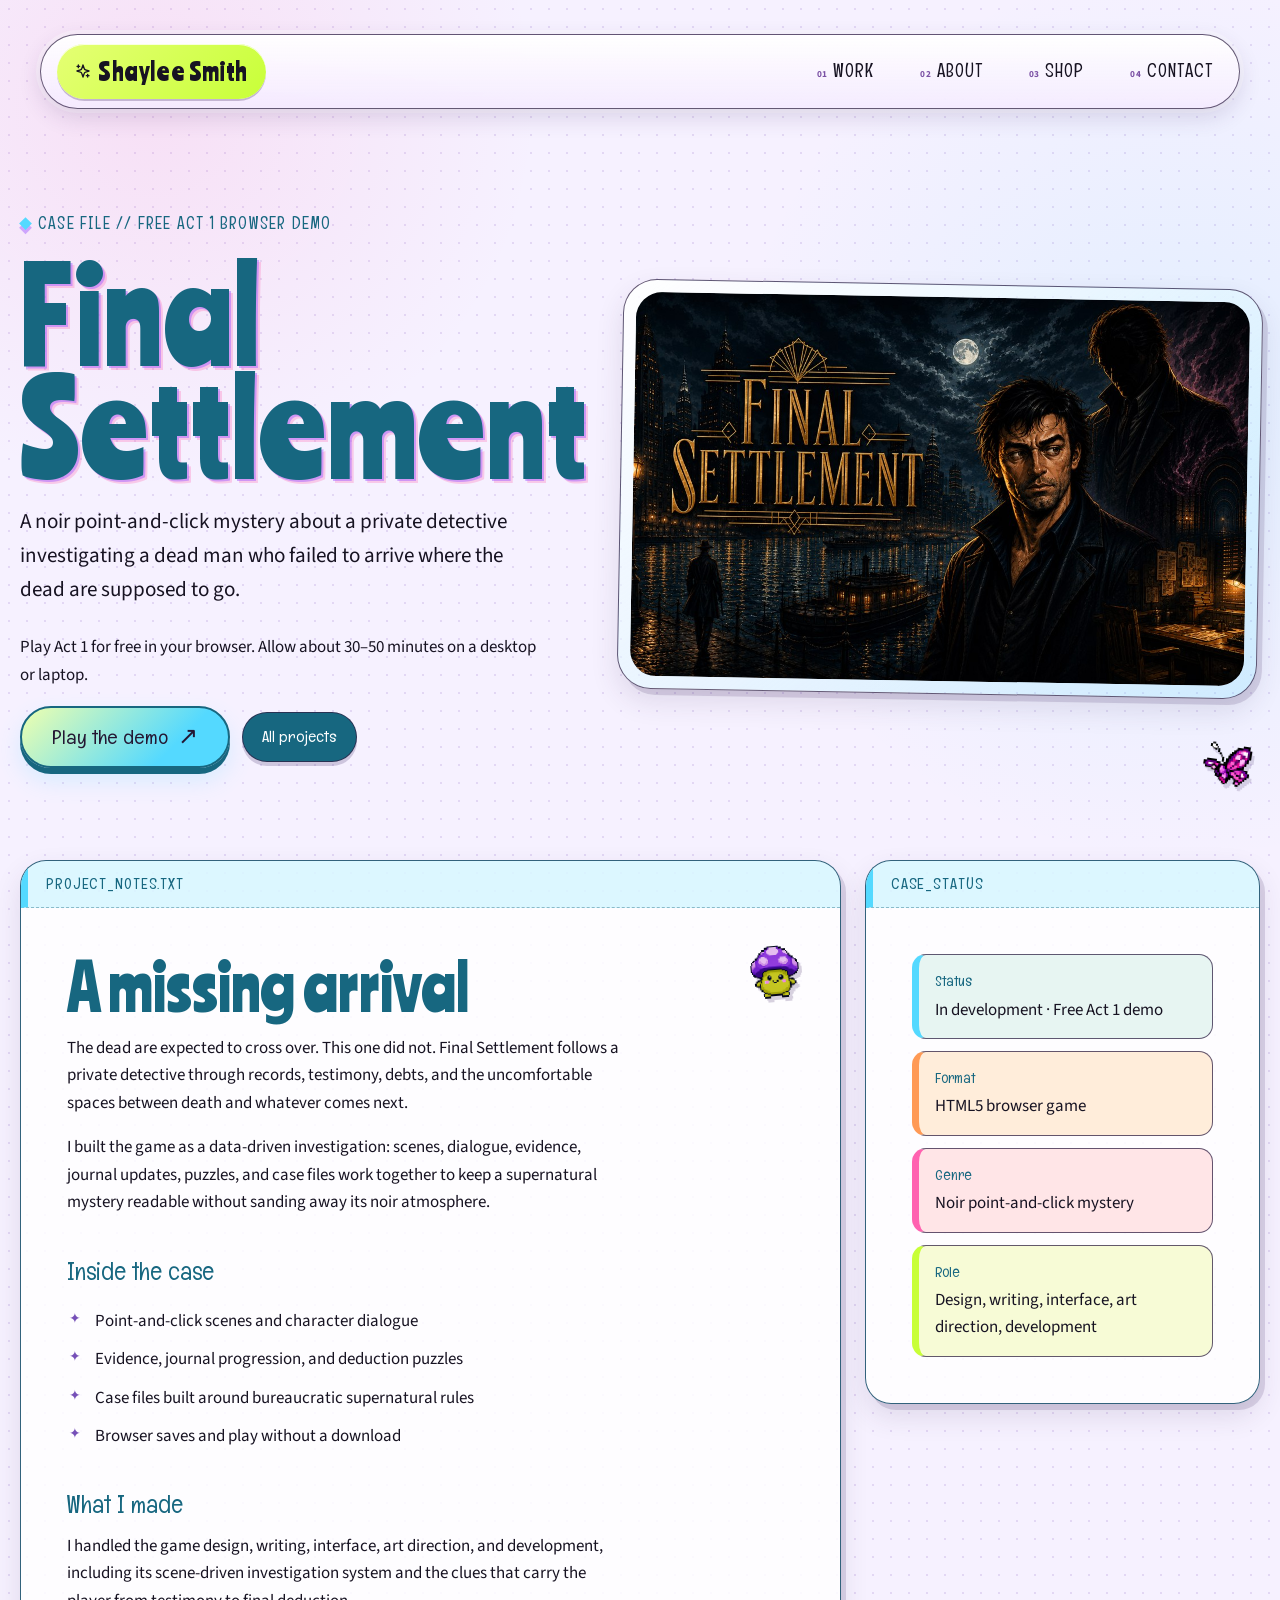
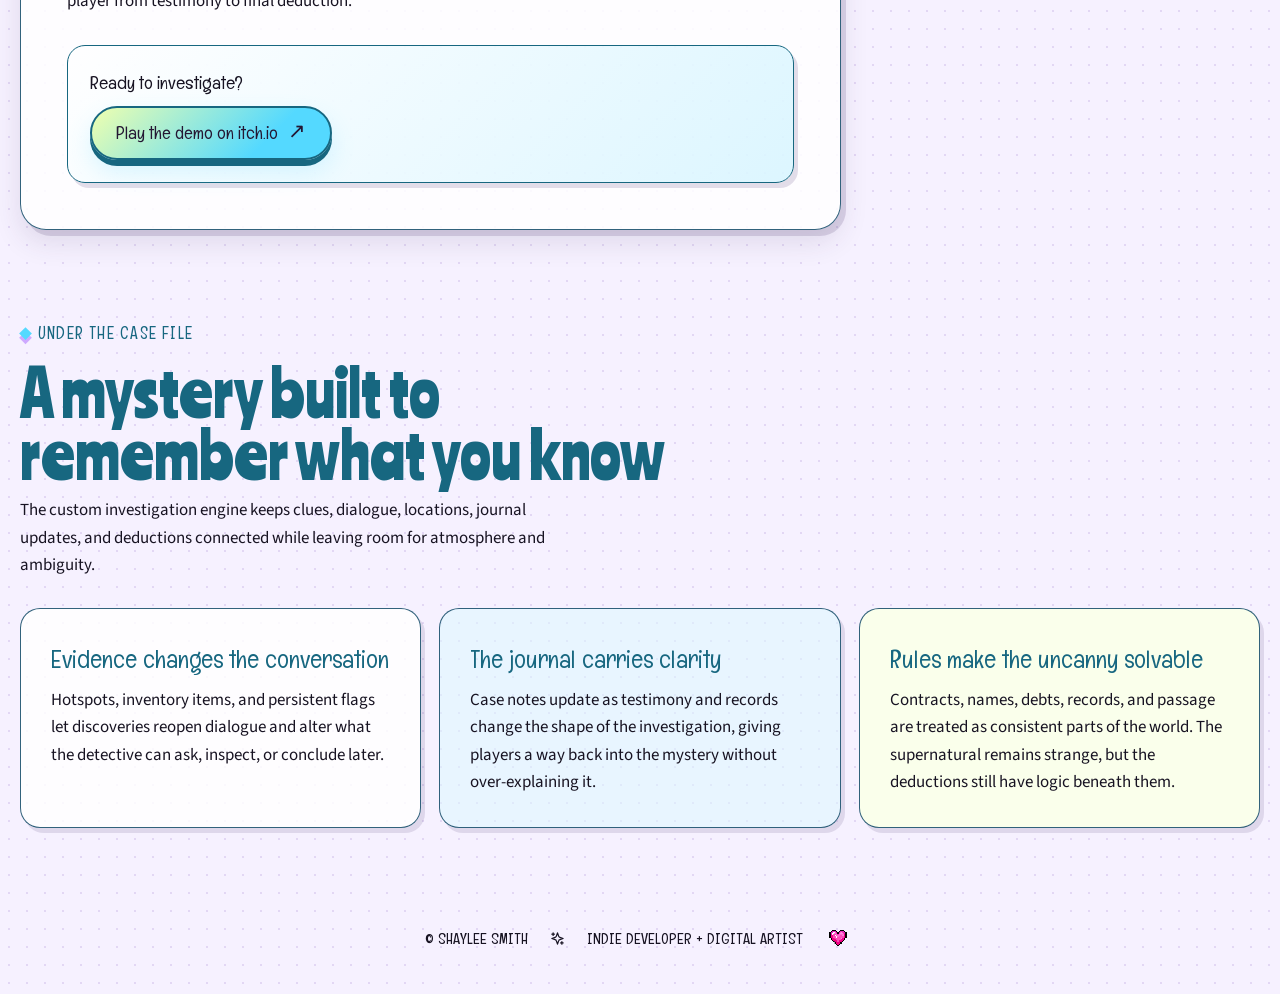
<file: projects/final-settlement.html>
<!doctype html>
<html lang="en" class="theme-final-settlement">
<head>
  <meta charset="utf-8">
  <meta name="viewport" content="width=device-width,initial-scale=1">
  <title>Final Settlement Noir Browser Game | Shaylee Smith</title>
  <meta name="description" content="Final Settlement is Shaylee Smith’s noir point-and-click browser mystery. Play the free Act 1 demo and investigate a dead man who never arrived where the dead are meant to go.">
  <meta name="robots" content="index,follow,max-image-preview:large">
  <link rel="canonical" href="https://shayleesmith.com/projects/final-settlement.html">
  <meta property="og:site_name" content="Shaylee Smith Studio">
  <meta property="og:title" content="Final Settlement | Noir Browser Mystery">
  <meta property="og:description" content="Investigate a missing arrival through testimony, evidence, debts, and the bureaucracy of the dead.">
  <meta property="og:image" content="https://shayleesmith.com/images/final-settlement.jpg">
  <meta property="og:image:alt" content="Final Settlement title artwork with a noir detective, moonlit city, and shadowed figure">
  <meta property="og:url" content="https://shayleesmith.com/projects/final-settlement.html">
  <meta property="og:type" content="website">
  <meta property="og:locale" content="en_US">
  <meta name="twitter:card" content="summary_large_image">
  <meta name="twitter:title" content="Final Settlement | Noir Browser Mystery">
  <meta name="twitter:description" content="A free Act 1 demo of a point-and-click mystery about a dead man who failed to arrive where the dead are supposed to go.">
  <meta name="twitter:image" content="https://shayleesmith.com/images/final-settlement.jpg">
  <meta name="twitter:image:alt" content="Final Settlement title artwork with a noir detective, moonlit city, and shadowed figure">
  <link rel="icon" href="../favicon.ico">
  <script async src="https://www.googletagmanager.com/gtag/js?id=G-C715D5HQ28"></script>
  <script>window.dataLayer=window.dataLayer||[];function gtag(){dataLayer.push(arguments);}gtag('js',new Date());gtag('config','G-C715D5HQ28');</script>
  <script type="application/ld+json">
  {"@context":"https://schema.org","@type":"VideoGame","@id":"https://shayleesmith.com/projects/final-settlement.html#game","name":"Final Settlement","url":"https://shayleesmith.com/projects/final-settlement.html","description":"A playable noir point-and-click browser mystery about a private detective investigating a dead man who failed to arrive where the dead are meant to go.","image":"https://shayleesmith.com/images/final-settlement.jpg","genre":["Noir mystery","Point-and-click adventure","Interactive fiction"],"gamePlatform":"Web browser","playMode":"SinglePlayer","inLanguage":"en-US","author":{"@id":"https://shayleesmith.com/#person"},"sameAs":"https://demeteraurion.itch.io/final-settlement"}
  </script>
  <link rel="stylesheet" href="project.css">
</head>
<body>
  <svg class="svg-sprite" aria-hidden="true"><symbol id="icon-sparkles" viewBox="0 0 24 24"><path d="m12 3-1.8 5.2a3 3 0 0 1-2 2L3 12l5.2 1.8a3 3 0 0 1 2 2L12 21l1.8-5.2a3 3 0 0 1 2-2L21 12l-5.2-1.8a3 3 0 0 1-2-2Z"/><path d="M5 3v4M3 5h4M19 17v4M17 19h4"/></symbol></svg>
  <a class="skip-link" href="#main-content">Skip to main content</a>
  <header class="topbar"><nav class="wrap nav" aria-label="Primary navigation"><a class="brand" href="../" aria-label="Shaylee Smith home"><svg class="brand-star" aria-hidden="true"><use href="#icon-sparkles"></use></svg><span>Shaylee Smith</span></a><div class="nav-links"><a href="../#work" data-index="01">Work</a><a href="../#about" data-index="02">About</a><a href="../#shop" data-index="03">Shop</a><a href="../#contact" data-index="04">Contact</a></div></nav></header>
  <main id="main-content">
    <section class="hero"><div class="wrap hero-grid"><div><p class="eyebrow">Case file // free Act 1 browser demo</p><h1>Final Settlement</h1><p class="lede">A noir point-and-click mystery about a private detective investigating a dead man who failed to arrive where the dead are supposed to go.</p><p>Play Act 1 for free in your browser. Allow about 30–50 minutes on a desktop or laptop.</p><div class="actions"><a class="btn alt" href="https://demeteraurion.itch.io/final-settlement" data-track="play_game" data-project="final-settlement">Play the demo</a><a class="btn" href="../#work">All projects</a></div></div><figure class="visual"><img src="../images/final-settlement.jpg" alt="Final Settlement title artwork with a noir detective, moonlit city, and shadowed figure" width="1200" height="675"></figure></div></section>
    <section class="story"><div class="wrap story-grid"><article class="window copy"><div class="bar">project_notes.txt</div><div class="content"><h2>A missing arrival</h2><p>The dead are expected to cross over. This one did not. Final Settlement follows a private detective through records, testimony, debts, and the uncomfortable spaces between death and whatever comes next.</p><p>I built the game as a data-driven investigation: scenes, dialogue, evidence, journal updates, puzzles, and case files work together to keep a supernatural mystery readable without sanding away its noir atmosphere.</p><h3>Inside the case</h3><ul class="feature-list"><li>Point-and-click scenes and character dialogue</li><li>Evidence, journal progression, and deduction puzzles</li><li>Case files built around bureaucratic supernatural rules</li><li>Browser saves and play without a download</li></ul><h3>What I made</h3><p>I handled the game design, writing, interface, art direction, and development, including its scene-driven investigation system and the clues that carry the player from testimony to final deduction.</p><div class="next"><strong>Ready to investigate?</strong><div class="link-row"><a href="https://demeteraurion.itch.io/final-settlement" data-track="play_game" data-project="final-settlement">Play the demo on itch.io</a></div></div></div></article><aside class="window"><div class="bar">case_status</div><div class="content"><dl class="facts"><div><dt>Status</dt><dd>In development · Free Act 1 demo</dd></div><div><dt>Format</dt><dd>HTML5 browser game</dd></div><div><dt>Genre</dt><dd>Noir point-and-click mystery</dd></div><div><dt>Role</dt><dd>Design, writing, interface, art direction, development</dd></div></dl></div></aside></div></section>
    <section class="project-depth"><div class="wrap"><div class="depth-heading"><p class="eyebrow">Under the case file</p><h2>A mystery built to remember what you know</h2><p>The custom investigation engine keeps clues, dialogue, locations, journal updates, and deductions connected while leaving room for atmosphere and ambiguity.</p></div><div class="detail-grid"><article class="detail-card"><h3>Evidence changes the conversation</h3><p>Hotspots, inventory items, and persistent flags let discoveries reopen dialogue and alter what the detective can ask, inspect, or conclude later.</p></article><article class="detail-card"><h3>The journal carries clarity</h3><p>Case notes update as testimony and records change the shape of the investigation, giving players a way back into the mystery without over-explaining it.</p></article><article class="detail-card"><h3>Rules make the uncanny solvable</h3><p>Contracts, names, debts, records, and passage are treated as consistent parts of the world. The supernatural remains strange, but the deductions still have logic beneath them.</p></article></div></div></section>
  </main>
  <footer class="site-footer section-shell"><span>&copy; Shaylee Smith</span><svg aria-hidden="true"><use href="#icon-sparkles"></use></svg><span>Indie developer + digital artist</span><span class="sprite sticker-heart footer-heart" aria-hidden="true"></span></footer>
  <script src="../site.js" defer></script>
</body>
</html>
</file>
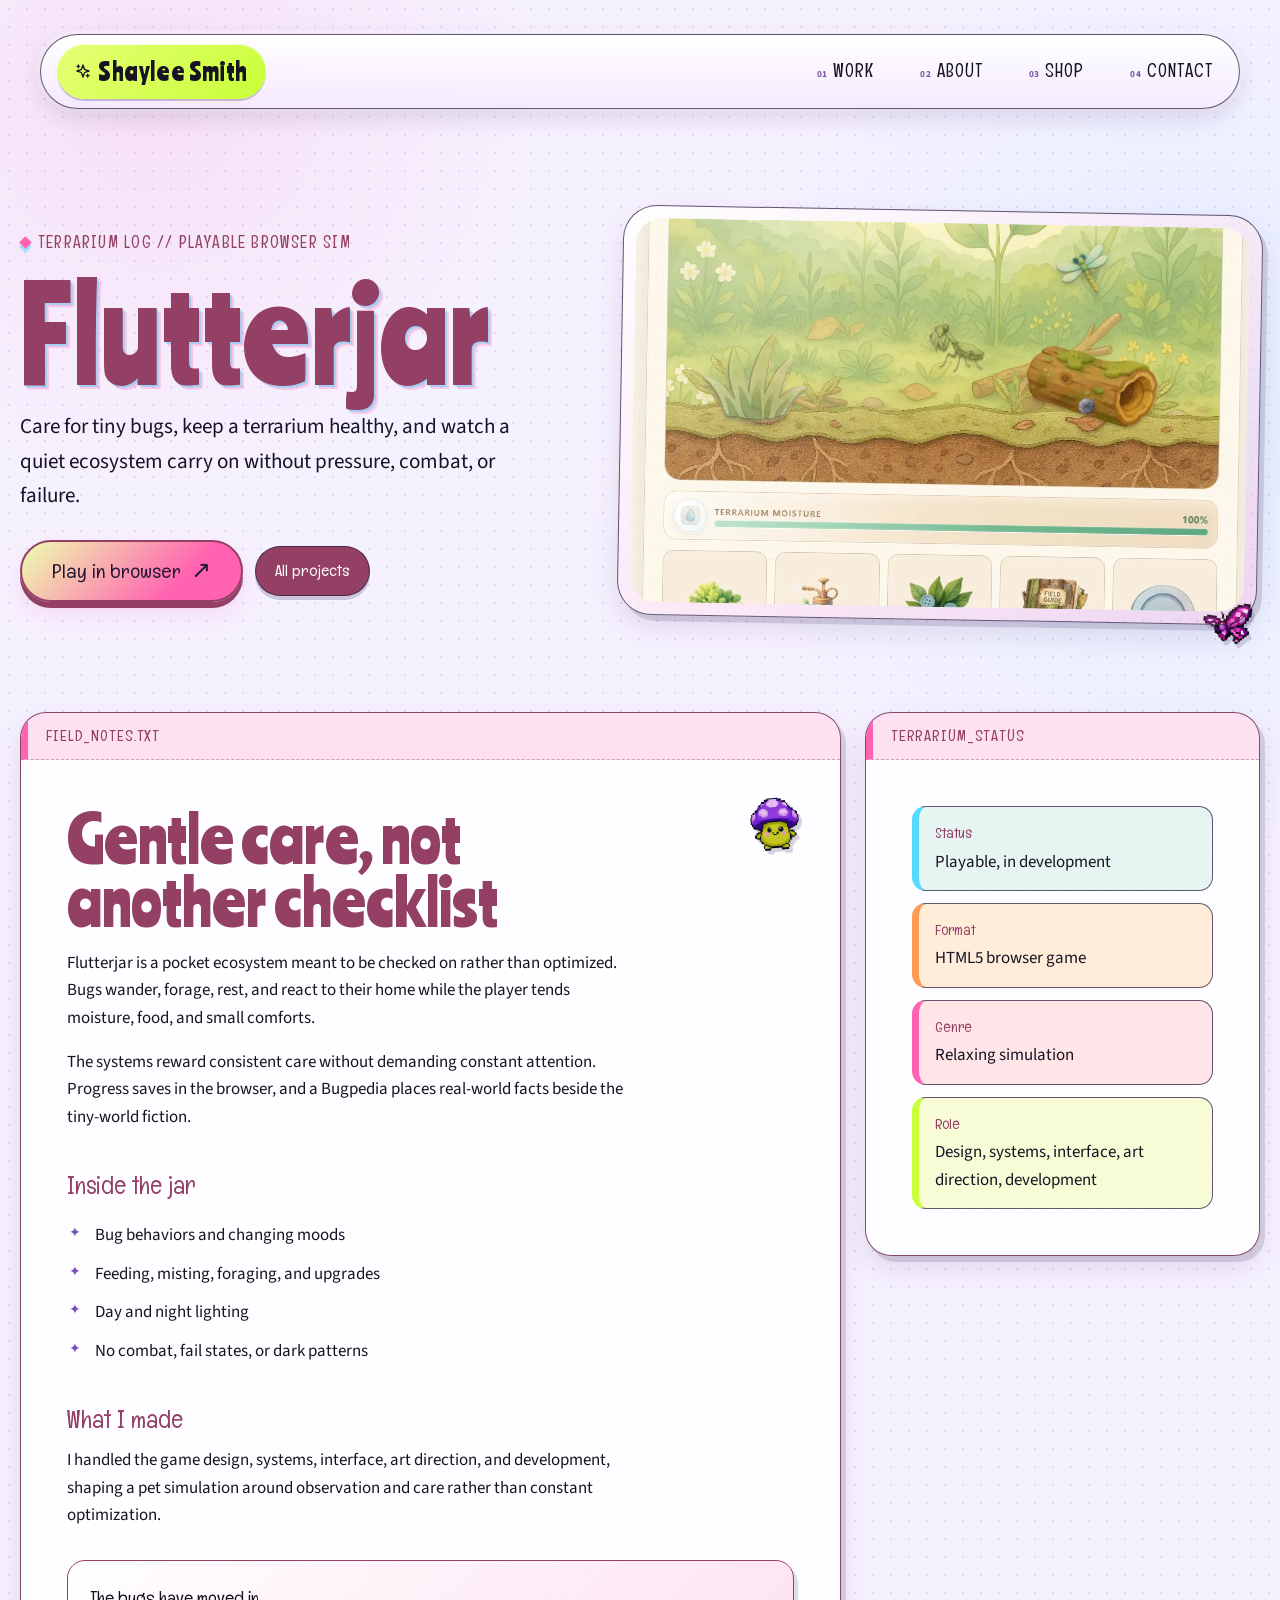
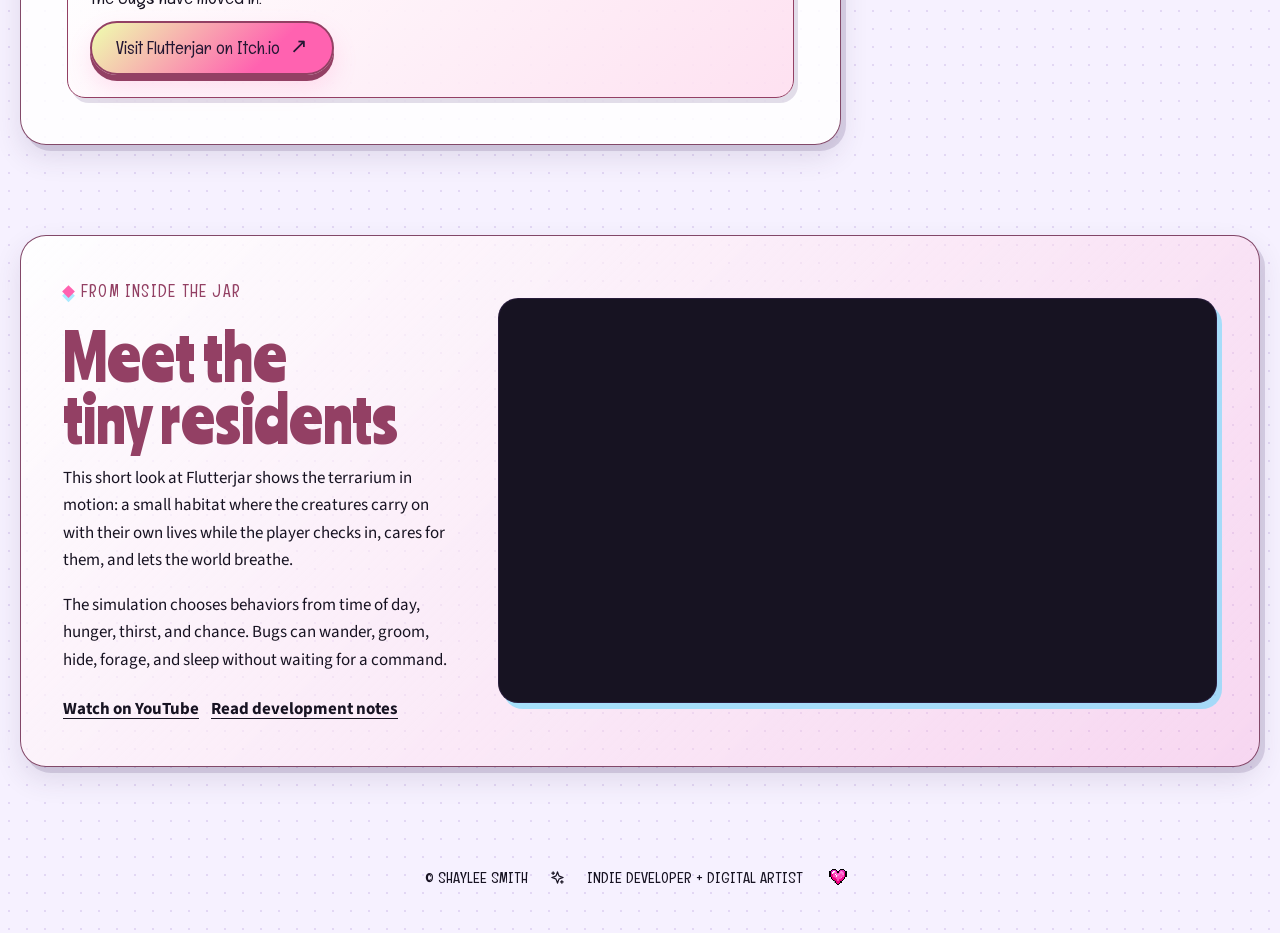
<file: projects/flutterjar.html>
<!doctype html>
<html lang="en" class="theme-flutterjar">
<head>
  <meta charset="utf-8"><meta name="viewport" content="width=device-width,initial-scale=1">
  <title>Flutterjar Gentle Terrarium Game | Shaylee Smith</title>
  <meta name="description" content="Flutterjar is Shaylee Smith's playable browser terrarium game about caring for tiny bugs and tending a gentle ecosystem without combat or fail states.">
  <meta name="robots" content="index,follow,max-image-preview:large"><link rel="canonical" href="https://shayleesmith.com/projects/flutterjar.html">
  <meta property="og:site_name" content="Shaylee Smith Studio"><meta property="og:title" content="Flutterjar | Gentle Browser Terrarium"><meta property="og:description" content="Care for tiny bugs, tend moisture and food, and watch a quiet ecosystem carry on without pressure, combat, or failure."><meta property="og:image" content="https://shayleesmith.com/images/flutterjar.webp"><meta property="og:image:alt" content="Flutterjar terrarium with plants, bugs, and care controls"><meta property="og:url" content="https://shayleesmith.com/projects/flutterjar.html"><meta property="og:type" content="website"><meta property="og:locale" content="en_US">
  <meta name="twitter:card" content="summary_large_image"><meta name="twitter:title" content="Flutterjar | Gentle Browser Terrarium"><meta name="twitter:description" content="A playable browser terrarium about caring for tiny bugs and watching an ecosystem grow."><meta name="twitter:image" content="https://shayleesmith.com/images/flutterjar.webp"><meta name="twitter:image:alt" content="Flutterjar terrarium with plants, bugs, and care controls">
  <link rel="icon" href="../favicon.ico"><script async src="https://www.googletagmanager.com/gtag/js?id=G-C715D5HQ28"></script><script>window.dataLayer=window.dataLayer||[];function gtag(){dataLayer.push(arguments);}gtag('js',new Date());gtag('config','G-C715D5HQ28');</script>
  <script type="application/ld+json">{"@context":"https://schema.org","@type":"VideoGame","@id":"https://shayleesmith.com/projects/flutterjar.html#game","name":"Flutterjar","url":"https://shayleesmith.com/projects/flutterjar.html","description":"A playable browser terrarium game about caring for tiny bugs and tending a gentle ecosystem without combat or fail states.","image":"https://shayleesmith.com/images/flutterjar.webp","genre":["Relaxing simulation","Pet simulation"],"gamePlatform":"Web browser","playMode":"SinglePlayer","inLanguage":"en-US","author":{"@id":"https://shayleesmith.com/#person"},"sameAs":["https://demeteraurion.itch.io/flutterjar","https://www.youtube.com/watch?v=HJf4OBfRVCI"]}</script>
  <link rel="stylesheet" href="project.css">
</head>
<body><svg class="svg-sprite" aria-hidden="true"><symbol id="icon-sparkles" viewBox="0 0 24 24"><path d="m12 3-1.8 5.2a3 3 0 0 1-2 2L3 12l5.2 1.8a3 3 0 0 1 2 2L12 21l1.8-5.2a3 3 0 0 1 2-2L21 12l-5.2-1.8a3 3 0 0 1-2-2Z"/><path d="M5 3v4M3 5h4M19 17v4M17 19h4"/></symbol></svg><a class="skip-link" href="#main-content">Skip to main content</a><header class="topbar"><nav class="wrap nav" aria-label="Primary navigation"><a class="brand" href="../" aria-label="Shaylee Smith home"><svg class="brand-star" aria-hidden="true"><use href="#icon-sparkles"></use></svg><span>Shaylee Smith</span></a><div class="nav-links"><a href="../#work" data-index="01">Work</a><a href="../#about" data-index="02">About</a><a href="../#shop" data-index="03">Shop</a><a href="../#contact" data-index="04">Contact</a></div></nav></header><main id="main-content">
  <section class="hero"><div class="wrap hero-grid"><div><p class="eyebrow">Terrarium log // playable browser sim</p><h1>Flutterjar</h1><p class="lede">Care for tiny bugs, keep a terrarium healthy, and watch a quiet ecosystem carry on without pressure, combat, or failure.</p><div class="actions"><a class="btn alt" href="https://demeteraurion.itch.io/flutterjar" data-track="play_game" data-project="flutterjar">Play in browser</a><a class="btn" href="../#work">All projects</a></div></div><figure class="visual"><img src="../images/flutterjar.webp" alt="Flutterjar terrarium with plants, bugs, and care controls" width="930" height="921"></figure></div></section>
  <section class="story"><div class="wrap story-grid"><article class="window copy"><div class="bar">field_notes.txt</div><div class="content"><h2>Gentle care, not another checklist</h2><p>Flutterjar is a pocket ecosystem meant to be checked on rather than optimized. Bugs wander, forage, rest, and react to their home while the player tends moisture, food, and small comforts.</p><p>The systems reward consistent care without demanding constant attention. Progress saves in the browser, and a Bugpedia places real-world facts beside the tiny-world fiction.</p><h3>Inside the jar</h3><ul class="feature-list"><li>Bug behaviors and changing moods</li><li>Feeding, misting, foraging, and upgrades</li><li>Day and night lighting</li><li>No combat, fail states, or dark patterns</li></ul><h3>What I made</h3><p>I handled the game design, systems, interface, art direction, and development, shaping a pet simulation around observation and care rather than constant optimization.</p><div class="next"><strong>The bugs have moved in.</strong><div class="link-row"><a href="https://demeteraurion.itch.io/flutterjar" data-track="play_game" data-project="flutterjar">Visit Flutterjar on Itch.io</a></div></div></div></article><aside class="window"><div class="bar">terrarium_status</div><div class="content"><dl class="facts"><div><dt>Status</dt><dd>Playable, in development</dd></div><div><dt>Format</dt><dd>HTML5 browser game</dd></div><div><dt>Genre</dt><dd>Relaxing simulation</dd></div><div><dt>Role</dt><dd>Design, systems, interface, art direction, development</dd></div></dl></div></aside></div></section>
  <section class="project-depth"><div class="wrap"><div class="media-feature"><div class="media-copy"><p class="eyebrow">From inside the jar</p><h2>Meet the tiny residents</h2><p>This short look at Flutterjar shows the terrarium in motion: a small habitat where the creatures carry on with their own lives while the player checks in, cares for them, and lets the world breathe.</p><p>The simulation chooses behaviors from time of day, hunger, thirst, and chance. Bugs can wander, groom, hide, forage, and sleep without waiting for a command.</p><div class="link-row"><a class="source-link" href="https://www.youtube.com/watch?v=HJf4OBfRVCI">Watch on YouTube</a><a class="source-link" href="https://demeteraurion.itch.io/flutterjar/devlog/1308288/-flutterjar-devlog-1">Read development notes</a></div></div><div class="video-frame"><iframe src="https://www.youtube-nocookie.com/embed/HJf4OBfRVCI" title="Flutterjar — a cozy terrarium game about tiny creatures and calm moments" loading="lazy" referrerpolicy="strict-origin-when-cross-origin" allow="accelerometer; autoplay; clipboard-write; encrypted-media; gyroscope; picture-in-picture; web-share" allowfullscreen></iframe></div></div></div></section>
</main><footer class="site-footer section-shell"><span>&copy; Shaylee Smith</span><svg aria-hidden="true"><use href="#icon-sparkles"></use></svg><span>Indie developer + digital artist</span><span class="sprite sticker-heart footer-heart" aria-hidden="true"></span></footer><script src="../site.js" defer></script></body></html>
</file>
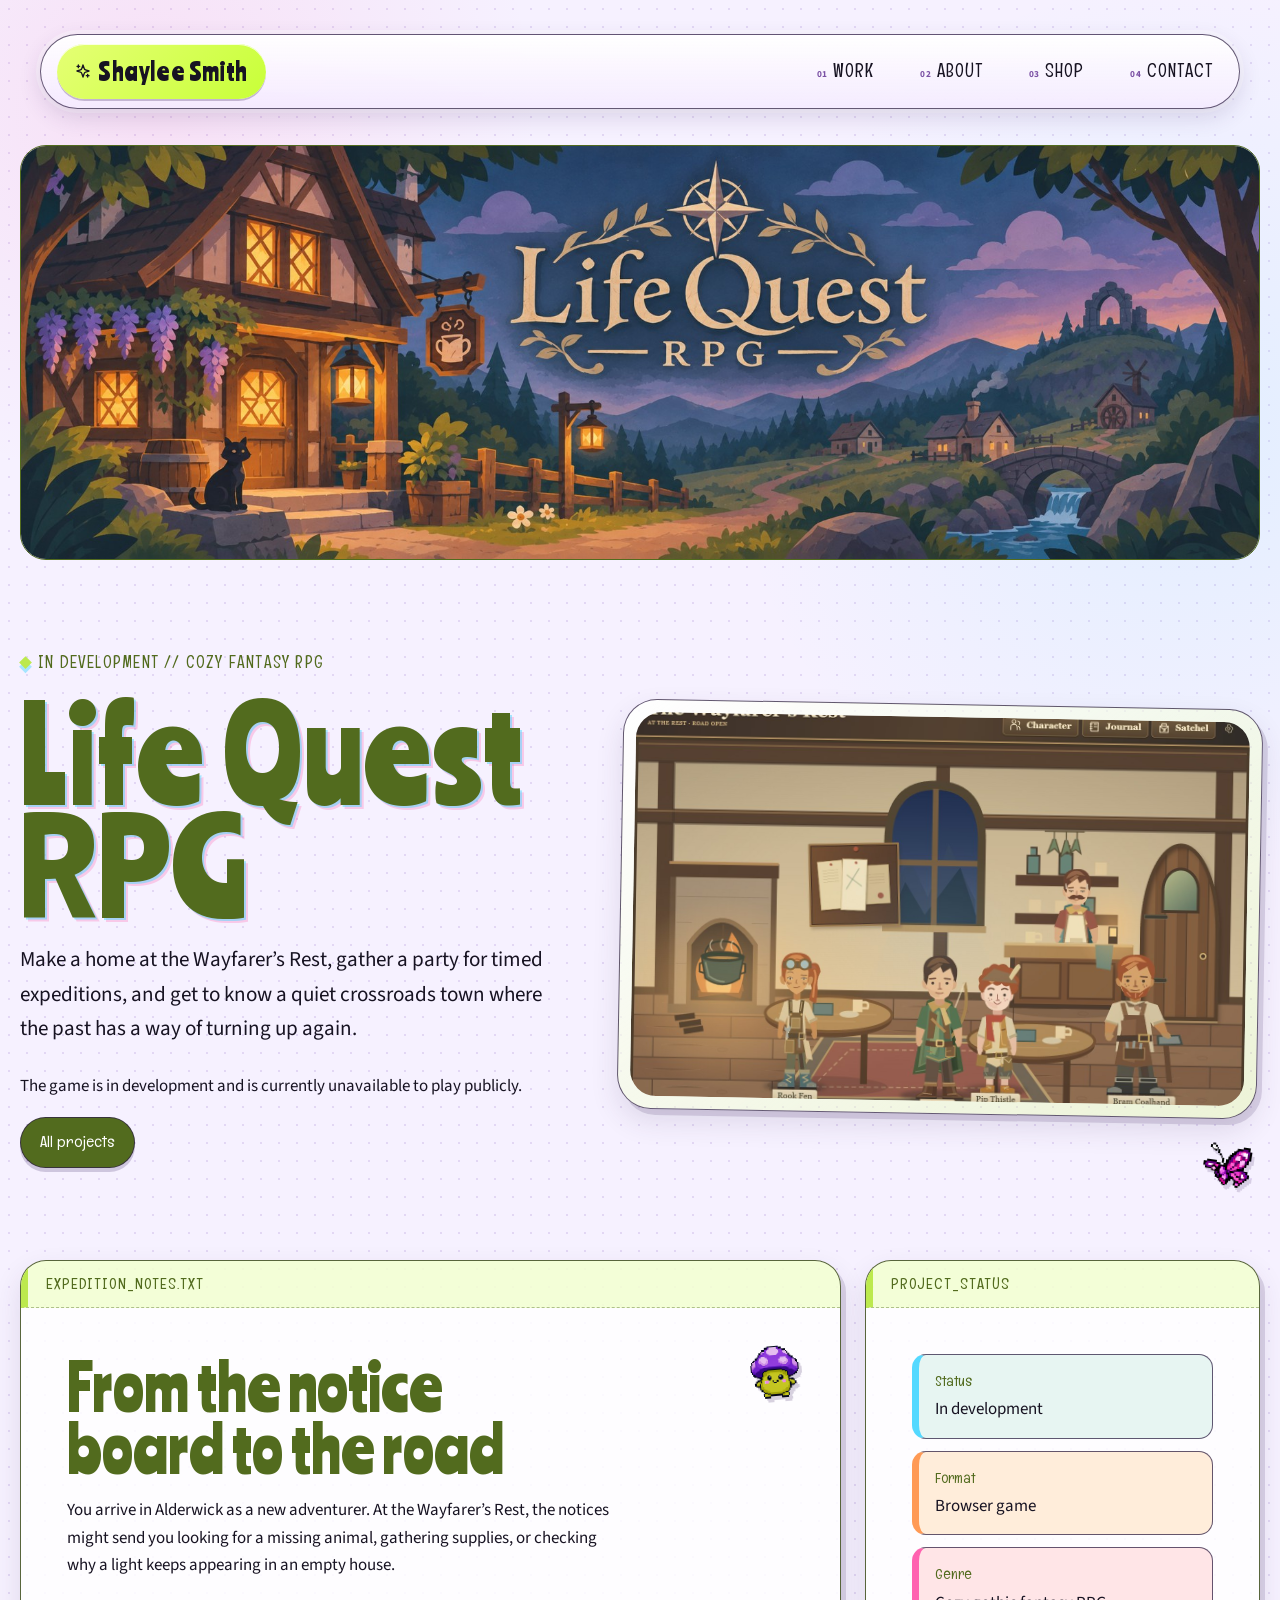
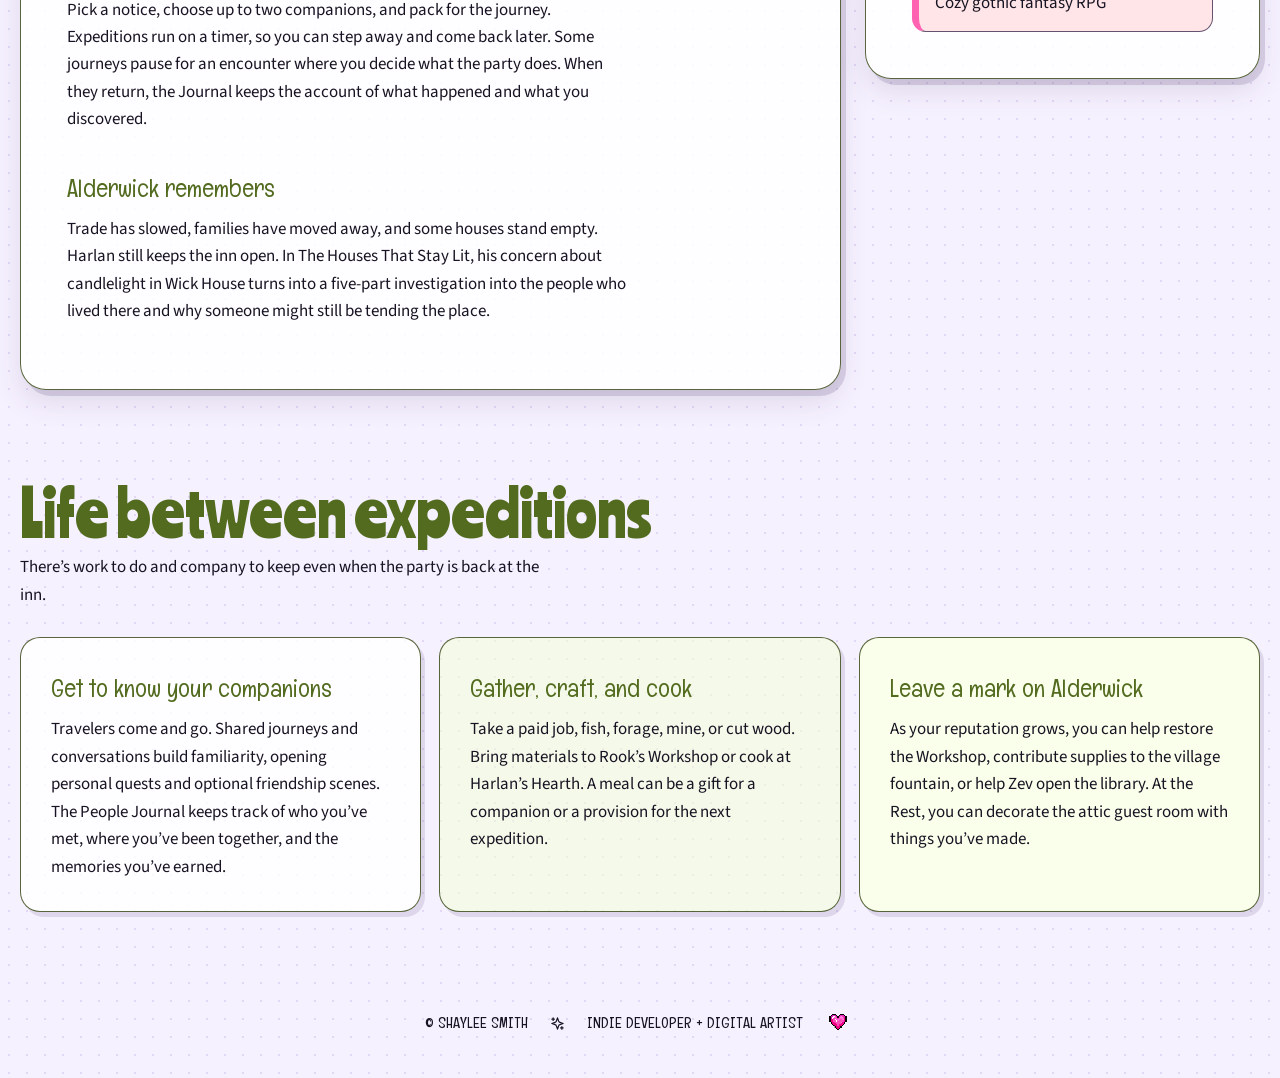
<file: projects/life-quest-rpg.html>
<!doctype html>
<html lang="en" class="theme-root-record">
<head>
  <meta charset="utf-8"><meta name="viewport" content="width=device-width,initial-scale=1">
  <title>Life Quest RPG | Shaylee Smith</title>
  <meta name="description" content="A cozy gothic browser RPG in development. Gather companions at the Wayfarer’s Rest, send out timed expeditions, and uncover the quiet mysteries of Alderwick.">
  <meta name="robots" content="index,follow,max-image-preview:large">
  <link rel="canonical" href="https://shayleesmith.com/projects/life-quest-rpg.html">
  <meta property="og:site_name" content="Shaylee Smith Studio"><meta property="og:title" content="Life Quest RPG | Cozy Fantasy RPG"><meta property="og:description" content="A cozy gothic browser RPG in development. Gather companions at the Wayfarer’s Rest, send out timed expeditions, and uncover the quiet mysteries of Alderwick."><meta property="og:image" content="https://shayleesmith.com/images/life-quest-banner.jpg"><meta property="og:image:alt" content="Life Quest RPG title over a lantern-lit inn and valley at dusk"><meta property="og:url" content="https://shayleesmith.com/projects/life-quest-rpg.html"><meta property="og:type" content="website"><meta property="og:locale" content="en_US">
  <meta name="twitter:card" content="summary_large_image"><meta name="twitter:title" content="Life Quest RPG | Cozy Fantasy RPG"><meta name="twitter:description" content="A cozy gothic browser RPG in development. Gather companions at the Wayfarer’s Rest, send out timed expeditions, and uncover the quiet mysteries of Alderwick."><meta name="twitter:image" content="https://shayleesmith.com/images/life-quest-banner.jpg"><meta name="twitter:image:alt" content="Life Quest RPG title over a lantern-lit inn and valley at dusk">
  <link rel="icon" href="../favicon.ico">
  <script async src="https://www.googletagmanager.com/gtag/js?id=G-C715D5HQ28"></script><script>window.dataLayer=window.dataLayer||[];function gtag(){dataLayer.push(arguments);}gtag('js',new Date());gtag('config','G-C715D5HQ28');</script>
  <script type="application/ld+json">{"@context":"https://schema.org","@type":"VideoGame","@id":"https://shayleesmith.com/projects/life-quest-rpg.html#game","name":"Life Quest RPG","url":"https://shayleesmith.com/projects/life-quest-rpg.html","description":"A cozy gothic browser RPG in development. Gather companions at the Wayfarer’s Rest, send out timed expeditions, and uncover the quiet mysteries of Alderwick.","image":"https://shayleesmith.com/images/life-quest-banner.jpg","genre":["Cozy fantasy","Asynchronous role-playing"],"gamePlatform":"Web browser","playMode":"SinglePlayer","inLanguage":"en-US","author":{"@id":"https://shayleesmith.com/#person"}}</script>
  <link rel="stylesheet" href="project.css">
</head>
<body><svg class="svg-sprite" aria-hidden="true"><symbol id="icon-sparkles" viewBox="0 0 24 24"><path d="m12 3-1.8 5.2a3 3 0 0 1-2 2L3 12l5.2 1.8a3 3 0 0 1 2 2L12 21l1.8-5.2a3 3 0 0 1 2-2L21 12l-5.2-1.8a3 3 0 0 1-2-2Z"/><path d="M5 3v4M3 5h4M19 17v4M17 19h4"/></symbol></svg><a class="skip-link" href="#main-content">Skip to main content</a><header class="topbar"><nav class="wrap nav" aria-label="Primary navigation"><a class="brand" href="../" aria-label="Shaylee Smith home"><svg class="brand-star" aria-hidden="true"><use href="#icon-sparkles"></use></svg><span>Shaylee Smith</span></a><div class="nav-links"><a href="../#work" data-index="01">Work</a><a href="../#about" data-index="02">About</a><a href="../#shop" data-index="03">Shop</a><a href="../#contact" data-index="04">Contact</a></div></nav></header><main id="main-content">
  <img class="wrap project-banner" src="../images/life-quest-banner.jpg" width="1800" height="600" alt="Life Quest RPG title over a lantern-lit inn and valley at dusk" decoding="async">
  <section class="hero">
    <div class="wrap hero-grid">
      <div>
        <p class="eyebrow">In development // cozy fantasy RPG</p>
        <h1>Life Quest RPG</h1>
        <p class="lede">Make a home at the Wayfarer’s Rest, gather a party for timed expeditions, and get to know a quiet crossroads town where the past has a way of turning up again.</p>
        <p>The game is in development and is currently unavailable to play publicly.</p>
        <div class="actions"><a class="btn" href="../#work">All projects</a></div>
      </div>
      <figure class="visual"><img src="../images/life-quest-tavern.jpg" alt="Adventurers gathered beside the quest board at the Wayfarer’s Rest" width="1280" height="900"></figure>
    </div>
  </section>
  <section class="story">
    <div class="wrap story-grid">
      <article class="window copy">
        <div class="bar">expedition_notes.txt</div>
        <div class="content">
          <h2>From the notice board to the road</h2>
          <p>You arrive in Alderwick as a new adventurer. At the Wayfarer’s Rest, the notices might send you looking for a missing animal, gathering supplies, or checking why a light keeps appearing in an empty house.</p>
          <p>Pick a notice, choose up to two companions, and pack for the journey. Expeditions run on a timer, so you can step away and come back later. Some journeys pause for an encounter where you decide what the party does. When they return, the Journal keeps the account of what happened and what you discovered.</p>
          <h3>Alderwick remembers</h3>
          <p>Trade has slowed, families have moved away, and some houses stand empty. Harlan still keeps the inn open. In <em>The Houses That Stay Lit</em>, his concern about candlelight in Wick House turns into a five-part investigation into the people who lived there and why someone might still be tending the place.</p>
        </div>
      </article>
      <aside class="window">
        <div class="bar">project_status</div>
        <div class="content">
          <dl class="facts">
            <div><dt>Status</dt><dd>In development</dd></div>
            <div><dt>Format</dt><dd>Browser game</dd></div>
            <div><dt>Genre</dt><dd>Cozy gothic fantasy RPG</dd></div>
          </dl>
        </div>
      </aside>
    </div>
  </section>
  <section class="project-depth" aria-labelledby="life-quest-details">
    <div class="wrap">
      <div class="depth-heading">
        <h2 id="life-quest-details">Life between expeditions</h2>
        <p>There’s work to do and company to keep even when the party is back at the inn.</p>
      </div>
      <div class="detail-grid">
        <article class="detail-card">
          <h3>Get to know your companions</h3>
          <p>Travelers come and go. Shared journeys and conversations build familiarity, opening personal quests and optional friendship scenes. The People Journal keeps track of who you’ve met, where you’ve been together, and the memories you’ve earned.</p>
        </article>
        <article class="detail-card">
          <h3>Gather, craft, and cook</h3>
          <p>Take a paid job, fish, forage, mine, or cut wood. Bring materials to Rook’s Workshop or cook at Harlan’s Hearth. A meal can be a gift for a companion or a provision for the next expedition.</p>
        </article>
        <article class="detail-card">
          <h3>Leave a mark on Alderwick</h3>
          <p>As your reputation grows, you can help restore the Workshop, contribute supplies to the village fountain, or help Zev open the library. At the Rest, you can decorate the attic guest room with things you’ve made.</p>
        </article>
      </div>
    </div>
  </section>
</main><footer class="site-footer section-shell"><span>&copy; Shaylee Smith</span><svg aria-hidden="true"><use href="#icon-sparkles"></use></svg><span>Indie developer + digital artist</span><span class="sprite sticker-heart footer-heart" aria-hidden="true"></span></footer><script src="../site.js" defer></script></body></html>
</file>
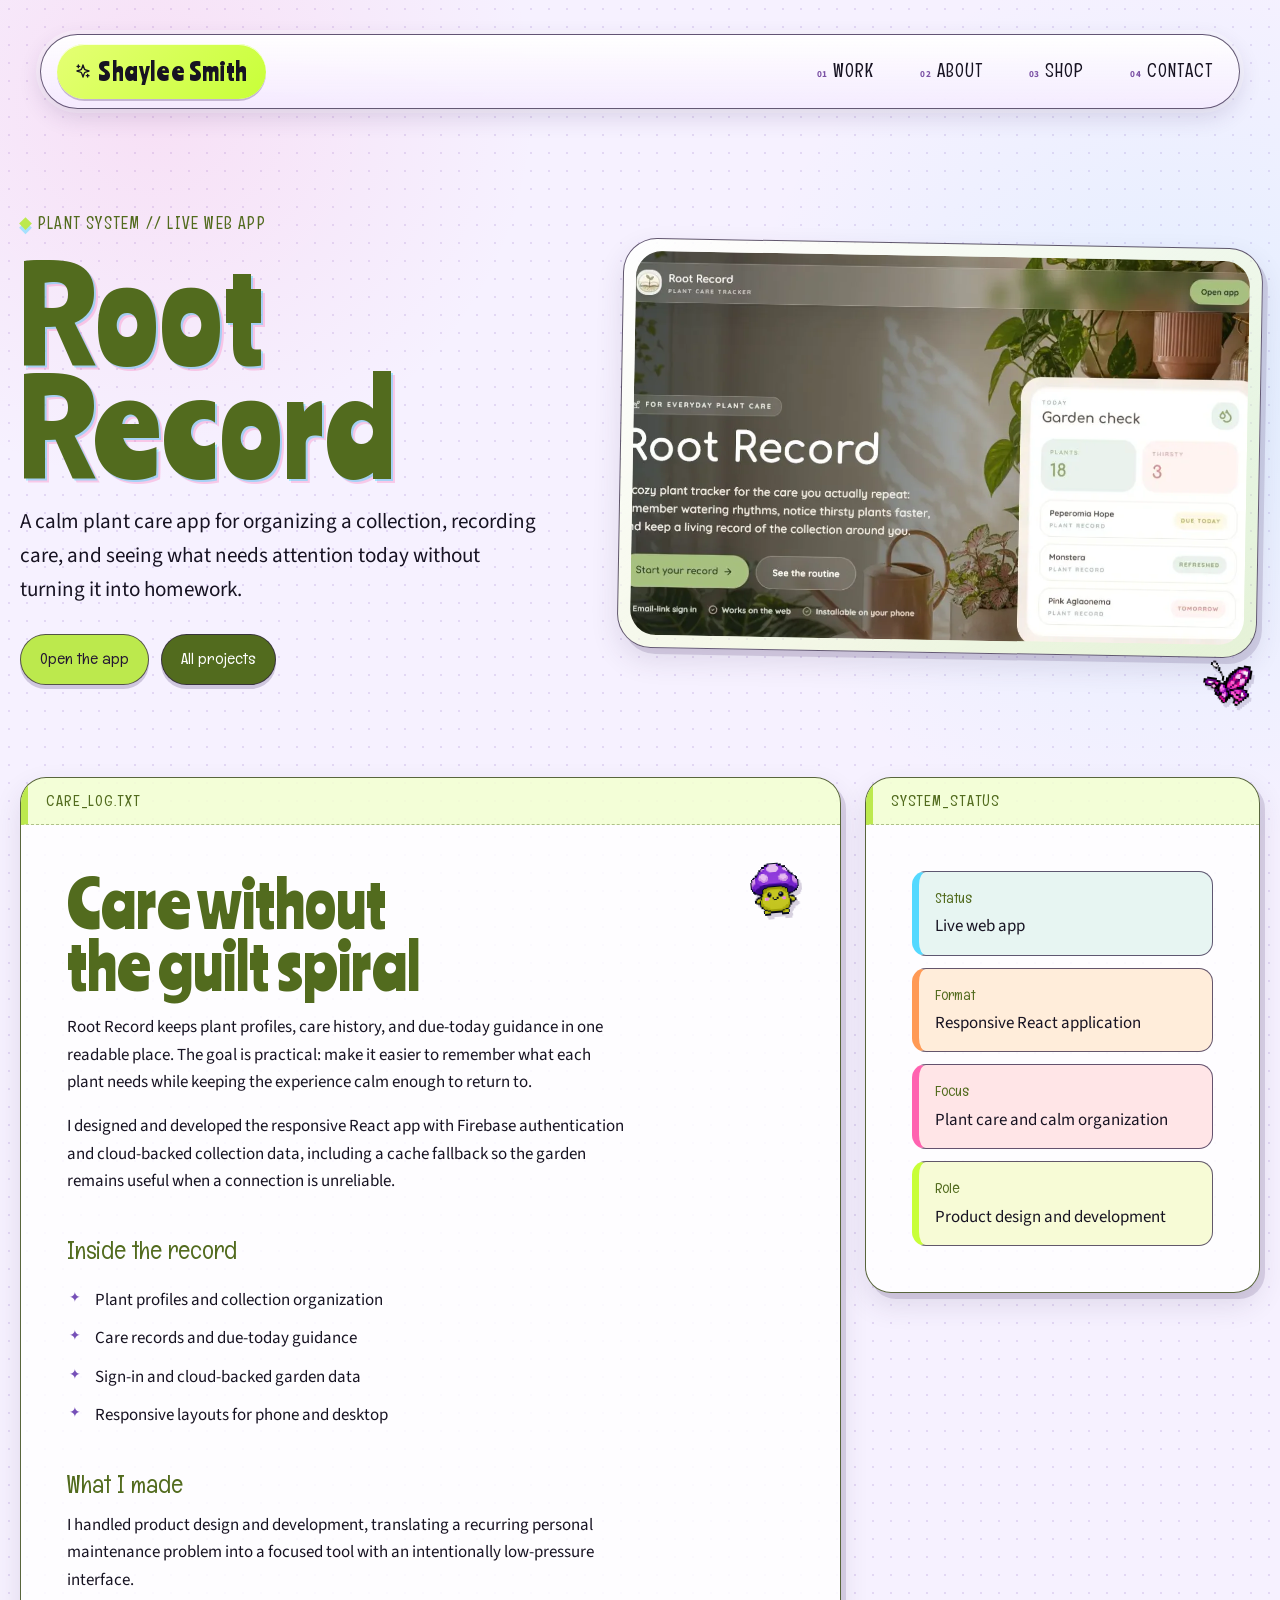
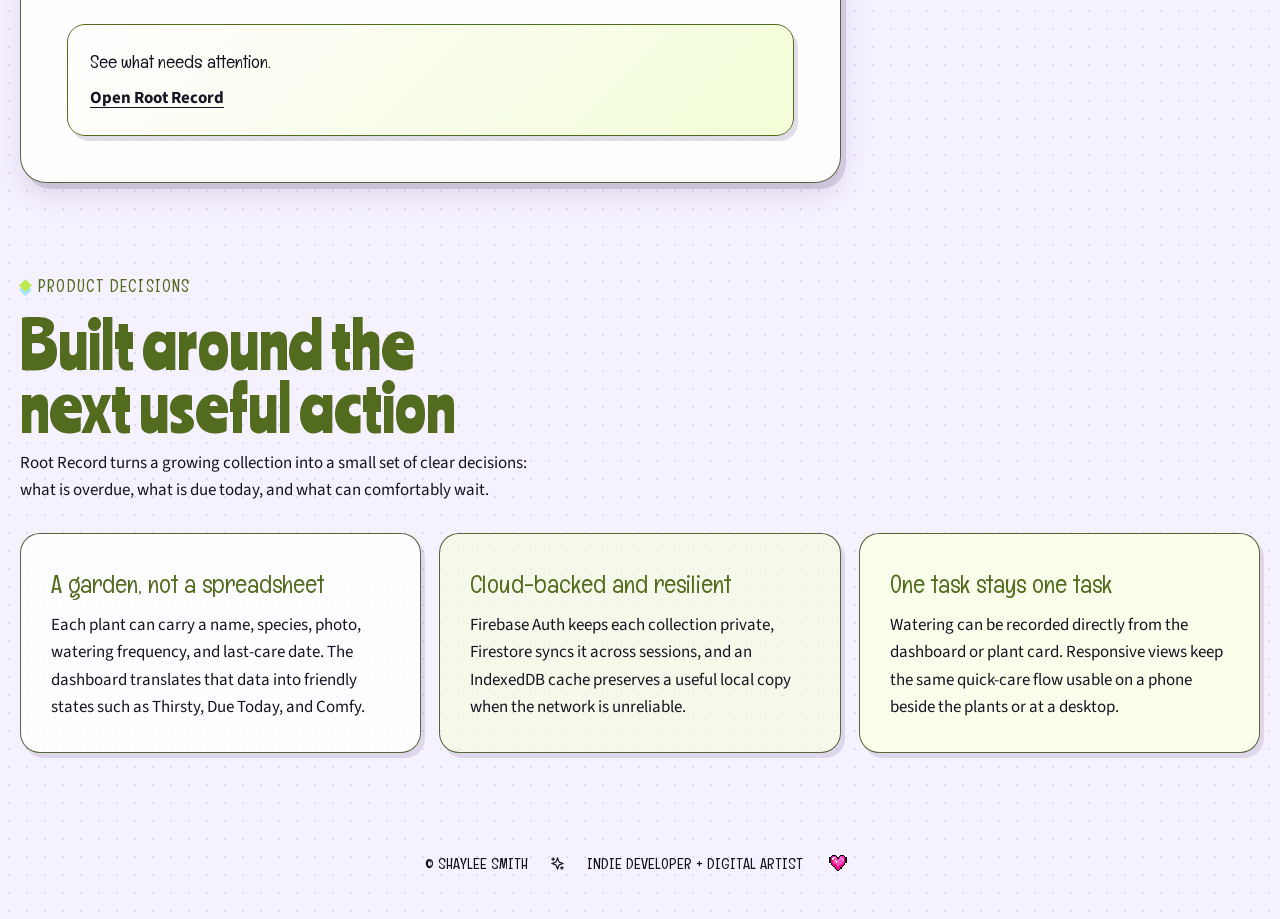
<file: projects/root-record.html>
<!doctype html>
<html lang="en" class="theme-root-record">
<head>
  <meta charset="utf-8"><meta name="viewport" content="width=device-width,initial-scale=1">
  <title>Root Record Plant Care App | Shaylee Smith</title>
  <meta name="description" content="Root Record is Shaylee Smith's responsive plant care app for organizing a collection, tracking care, and seeing what needs attention today.">
  <meta name="robots" content="index,follow,max-image-preview:large">
  <link rel="canonical" href="https://shayleesmith.com/projects/root-record.html">
  <meta property="og:site_name" content="Shaylee Smith Studio"><meta property="og:title" content="Root Record | Calm Plant Care App"><meta property="og:description" content="A responsive web app for keeping a plant collection, care history, and due-today guidance together without turning care into homework."><meta property="og:image" content="https://shayleesmith.com/images/root-record.webp"><meta property="og:image:alt" content="Root Record plant care dashboard with a garden check"><meta property="og:url" content="https://shayleesmith.com/projects/root-record.html"><meta property="og:type" content="website"><meta property="og:locale" content="en_US">
  <meta name="twitter:card" content="summary_large_image"><meta name="twitter:title" content="Root Record | Calm Plant Care App"><meta name="twitter:description" content="Organize a collection, track care, and see what needs attention today."><meta name="twitter:image" content="https://shayleesmith.com/images/root-record.webp"><meta name="twitter:image:alt" content="Root Record plant care dashboard with a garden check">
  <link rel="icon" href="../favicon.ico">
  <script async src="https://www.googletagmanager.com/gtag/js?id=G-C715D5HQ28"></script><script>window.dataLayer=window.dataLayer||[];function gtag(){dataLayer.push(arguments);}gtag('js',new Date());gtag('config','G-C715D5HQ28');</script>
  <script type="application/ld+json">{"@context":"https://schema.org","@type":"WebApplication","@id":"https://shayleesmith.com/projects/root-record.html#app","name":"Root Record","url":"https://plants.shayleesmith.com/","description":"A responsive plant care web app for organizing a collection, recording care, and seeing what needs attention today.","image":"https://shayleesmith.com/images/root-record.webp","applicationCategory":"LifestyleApplication","operatingSystem":"Any operating system with a modern web browser","browserRequirements":"Requires JavaScript and a modern web browser","inLanguage":"en-US","author":{"@id":"https://shayleesmith.com/#person"}}</script>
  <link rel="stylesheet" href="project.css">
</head>
<body><svg class="svg-sprite" aria-hidden="true"><symbol id="icon-sparkles" viewBox="0 0 24 24"><path d="m12 3-1.8 5.2a3 3 0 0 1-2 2L3 12l5.2 1.8a3 3 0 0 1 2 2L12 21l1.8-5.2a3 3 0 0 1 2-2L21 12l-5.2-1.8a3 3 0 0 1-2-2Z"/><path d="M5 3v4M3 5h4M19 17v4M17 19h4"/></symbol></svg><a class="skip-link" href="#main-content">Skip to main content</a><header class="topbar"><nav class="wrap nav" aria-label="Primary navigation"><a class="brand" href="../" aria-label="Shaylee Smith home"><svg class="brand-star" aria-hidden="true"><use href="#icon-sparkles"></use></svg><span>Shaylee Smith</span></a><div class="nav-links"><a href="../#work" data-index="01">Work</a><a href="../#about" data-index="02">About</a><a href="../#shop" data-index="03">Shop</a><a href="../#contact" data-index="04">Contact</a></div></nav></header><main id="main-content">
  <section class="hero"><div class="wrap hero-grid"><div><p class="eyebrow">Plant system // live web app</p><h1>Root Record</h1><p class="lede">A calm plant care app for organizing a collection, recording care, and seeing what needs attention today without turning it into homework.</p><div class="actions"><a class="btn alt" href="https://plants.shayleesmith.com/" data-track="open_tool" data-project="root-record">Open the app</a><a class="btn" href="../#work">All projects</a></div></div><figure class="visual"><img src="../images/root-record.webp" alt="Root Record plant care dashboard with a garden check" width="1182" height="665"></figure></div></section>
  <section class="story"><div class="wrap story-grid"><article class="window copy"><div class="bar">care_log.txt</div><div class="content"><h2>Care without the guilt spiral</h2><p>Root Record keeps plant profiles, care history, and due-today guidance in one readable place. The goal is practical: make it easier to remember what each plant needs while keeping the experience calm enough to return to.</p><p>I designed and developed the responsive React app with Firebase authentication and cloud-backed collection data, including a cache fallback so the garden remains useful when a connection is unreliable.</p><h3>Inside the record</h3><ul class="feature-list"><li>Plant profiles and collection organization</li><li>Care records and due-today guidance</li><li>Sign-in and cloud-backed garden data</li><li>Responsive layouts for phone and desktop</li></ul><h3>What I made</h3><p>I handled product design and development, translating a recurring personal maintenance problem into a focused tool with an intentionally low-pressure interface.</p><div class="next"><strong>See what needs attention.</strong><div class="link-row"><a href="https://plants.shayleesmith.com/" data-track="open_tool" data-project="root-record">Open Root Record</a></div></div></div></article><aside class="window"><div class="bar">system_status</div><div class="content"><dl class="facts"><div><dt>Status</dt><dd>Live web app</dd></div><div><dt>Format</dt><dd>Responsive React application</dd></div><div><dt>Focus</dt><dd>Plant care and calm organization</dd></div><div><dt>Role</dt><dd>Product design and development</dd></div></dl></div></aside></div></section>
  <section class="project-depth"><div class="wrap"><div class="depth-heading"><p class="eyebrow">Product decisions</p><h2>Built around the next useful action</h2><p>Root Record turns a growing collection into a small set of clear decisions: what is overdue, what is due today, and what can comfortably wait.</p></div><div class="detail-grid"><article class="detail-card"><h3>A garden, not a spreadsheet</h3><p>Each plant can carry a name, species, photo, watering frequency, and last-care date. The dashboard translates that data into friendly states such as Thirsty, Due Today, and Comfy.</p></article><article class="detail-card"><h3>Cloud-backed and resilient</h3><p>Firebase Auth keeps each collection private, Firestore syncs it across sessions, and an IndexedDB cache preserves a useful local copy when the network is unreliable.</p></article><article class="detail-card"><h3>One task stays one task</h3><p>Watering can be recorded directly from the dashboard or plant card. Responsive views keep the same quick-care flow usable on a phone beside the plants or at a desktop.</p></article></div></div></section>
</main><footer class="site-footer section-shell"><span>&copy; Shaylee Smith</span><svg aria-hidden="true"><use href="#icon-sparkles"></use></svg><span>Indie developer + digital artist</span><span class="sprite sticker-heart footer-heart" aria-hidden="true"></span></footer><script src="../site.js" defer></script></body></html>
</file>
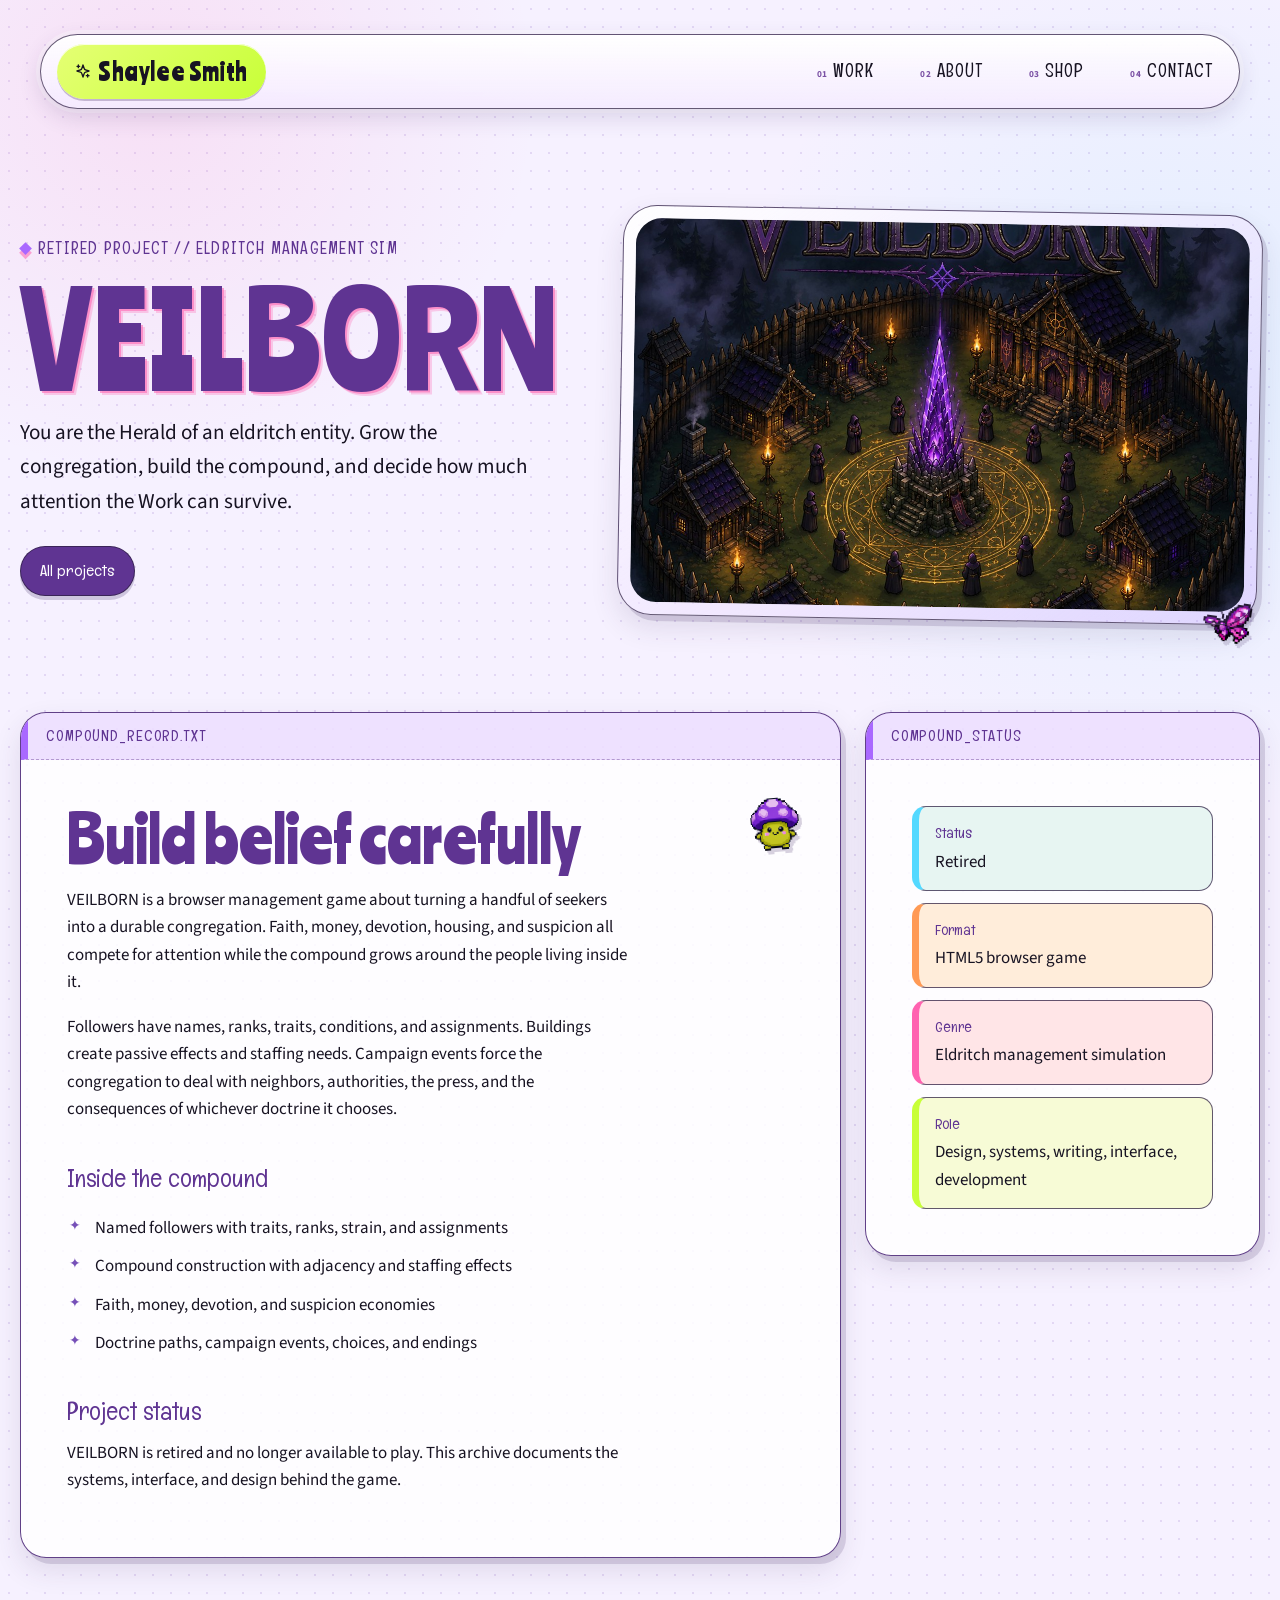
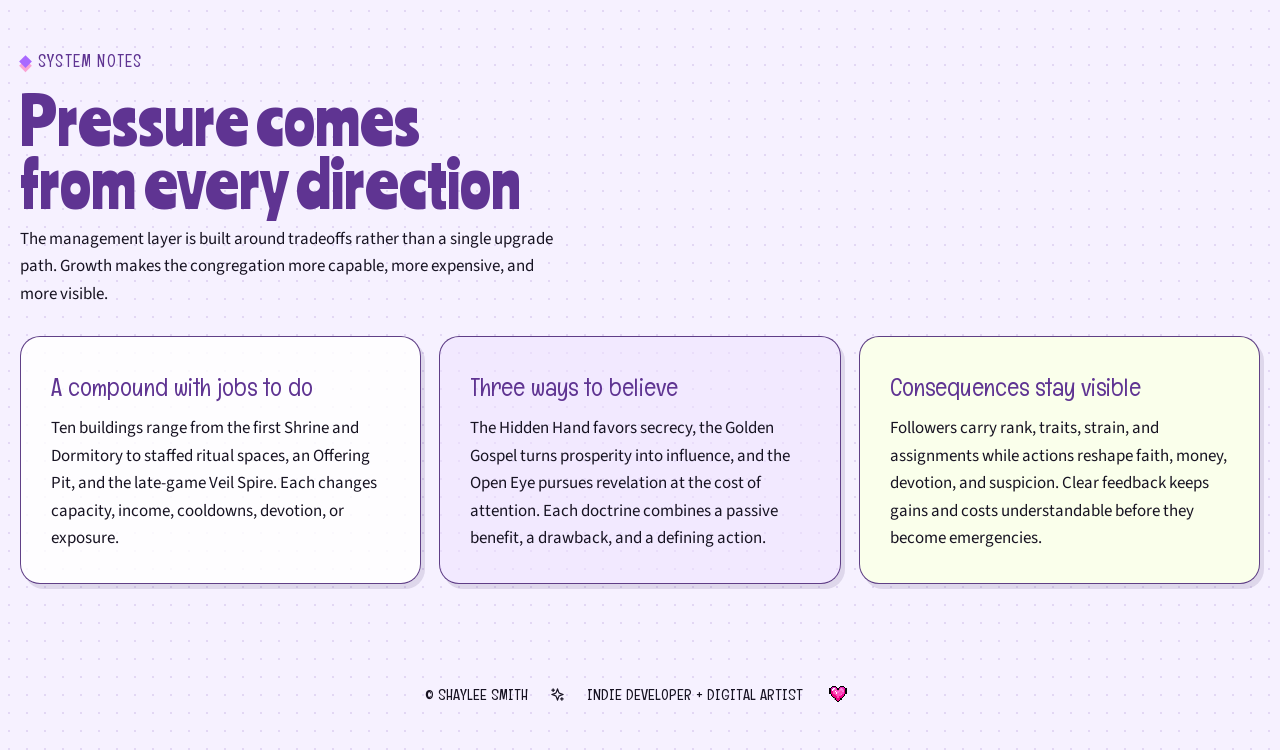
<file: projects/veilborn.html>
<!doctype html>
<html lang="en" class="theme-veilborn">
<head>
  <meta charset="utf-8"><meta name="viewport" content="width=device-width,initial-scale=1">
  <title>VEILBORN | Retired Eldritch Management Game by Shaylee Smith</title>
  <meta name="description" content="VEILBORN is a retired eldritch browser management game by Shaylee Smith about growing a congregation, building a compound, and keeping suspicion under control.">
  <meta name="robots" content="index,follow,max-image-preview:large">
  <link rel="canonical" href="https://shayleesmith.com/projects/veilborn.html">
  <meta property="og:site_name" content="Shaylee Smith Studio"><meta property="og:title" content="VEILBORN | Retired Eldritch Management Game"><meta property="og:description" content="A retired browser management game about faith, followers, suspicion, and the compound built to contain them."><meta property="og:image" content="https://shayleesmith.com/images/veilborn.jpg"><meta property="og:image:alt" content="VEILBORN title artwork above an occult compound gathered around a glowing purple spire"><meta property="og:url" content="https://shayleesmith.com/projects/veilborn.html"><meta property="og:type" content="website"><meta property="og:locale" content="en_US">
  <meta name="twitter:card" content="summary_large_image"><meta name="twitter:title" content="VEILBORN | Retired Eldritch Management Game"><meta name="twitter:description" content="A retired browser management game about faith, followers, suspicion, and the compound built to contain them."><meta name="twitter:image" content="https://shayleesmith.com/images/veilborn.jpg"><meta name="twitter:image:alt" content="VEILBORN title artwork above an occult compound gathered around a glowing purple spire">
  <link rel="icon" href="../favicon.ico">
  <script async src="https://www.googletagmanager.com/gtag/js?id=G-C715D5HQ28"></script><script>window.dataLayer=window.dataLayer||[];function gtag(){dataLayer.push(arguments);}gtag('js',new Date());gtag('config','G-C715D5HQ28');</script>
  <script type="application/ld+json">{"@context":"https://schema.org","@type":"VideoGame","@id":"https://shayleesmith.com/projects/veilborn.html#game","name":"VEILBORN","url":"https://shayleesmith.com/projects/veilborn.html","description":"A retired eldritch browser management game about growing a congregation, building a compound, choosing a doctrine, and managing outside suspicion.","image":"https://shayleesmith.com/images/veilborn.jpg","genre":["Management simulation","Strategy","Eldritch horror"],"gamePlatform":"Web browser","playMode":"SinglePlayer","inLanguage":"en-US","author":{"@id":"https://shayleesmith.com/#person"}}</script>
  <link rel="stylesheet" href="project.css">
</head>
<body><svg class="svg-sprite" aria-hidden="true"><symbol id="icon-sparkles" viewBox="0 0 24 24"><path d="m12 3-1.8 5.2a3 3 0 0 1-2 2L3 12l5.2 1.8a3 3 0 0 1 2 2L12 21l1.8-5.2a3 3 0 0 1 2-2L21 12l-5.2-1.8a3 3 0 0 1-2-2Z"/><path d="M5 3v4M3 5h4M19 17v4M17 19h4"/></symbol></svg><a class="skip-link" href="#main-content">Skip to main content</a><header class="topbar"><nav class="wrap nav" aria-label="Primary navigation"><a class="brand" href="../" aria-label="Shaylee Smith home"><svg class="brand-star" aria-hidden="true"><use href="#icon-sparkles"></use></svg><span>Shaylee Smith</span></a><div class="nav-links"><a href="../#work" data-index="01">Work</a><a href="../#about" data-index="02">About</a><a href="../#shop" data-index="03">Shop</a><a href="../#contact" data-index="04">Contact</a></div></nav></header><main id="main-content">
  <section class="hero"><div class="wrap hero-grid"><div><p class="eyebrow">Retired project // eldritch management sim</p><h1>VEILBORN</h1><p class="lede">You are the Herald of an eldritch entity. Grow the congregation, build the compound, and decide how much attention the Work can survive.</p><div class="actions"><a class="btn" href="../#work">All projects</a></div></div><figure class="visual"><img src="../images/veilborn.jpg" alt="VEILBORN title artwork above an occult compound gathered around a glowing purple spire" width="1200" height="1200"></figure></div></section>
  <section class="story"><div class="wrap story-grid"><article class="window copy"><div class="bar">compound_record.txt</div><div class="content"><h2>Build belief carefully</h2><p>VEILBORN is a browser management game about turning a handful of seekers into a durable congregation. Faith, money, devotion, housing, and suspicion all compete for attention while the compound grows around the people living inside it.</p><p>Followers have names, ranks, traits, conditions, and assignments. Buildings create passive effects and staffing needs. Campaign events force the congregation to deal with neighbors, authorities, the press, and the consequences of whichever doctrine it chooses.</p><h3>Inside the compound</h3><ul class="feature-list"><li>Named followers with traits, ranks, strain, and assignments</li><li>Compound construction with adjacency and staffing effects</li><li>Faith, money, devotion, and suspicion economies</li><li>Doctrine paths, campaign events, choices, and endings</li></ul><h3>Project status</h3><p>VEILBORN is retired and no longer available to play. This archive documents the systems, interface, and design behind the game.</p></div></article><aside class="window"><div class="bar">compound_status</div><div class="content"><dl class="facts"><div><dt>Status</dt><dd>Retired</dd></div><div><dt>Format</dt><dd>HTML5 browser game</dd></div><div><dt>Genre</dt><dd>Eldritch management simulation</dd></div><div><dt>Role</dt><dd>Design, systems, writing, interface, development</dd></div></dl></div></aside></div></section>
  <section class="project-depth"><div class="wrap"><div class="depth-heading"><p class="eyebrow">System notes</p><h2>Pressure comes from every direction</h2><p>The management layer is built around tradeoffs rather than a single upgrade path. Growth makes the congregation more capable, more expensive, and more visible.</p></div><div class="detail-grid"><article class="detail-card"><h3>A compound with jobs to do</h3><p>Ten buildings range from the first Shrine and Dormitory to staffed ritual spaces, an Offering Pit, and the late-game Veil Spire. Each changes capacity, income, cooldowns, devotion, or exposure.</p></article><article class="detail-card"><h3>Three ways to believe</h3><p>The Hidden Hand favors secrecy, the Golden Gospel turns prosperity into influence, and the Open Eye pursues revelation at the cost of attention. Each doctrine combines a passive benefit, a drawback, and a defining action.</p></article><article class="detail-card"><h3>Consequences stay visible</h3><p>Followers carry rank, traits, strain, and assignments while actions reshape faith, money, devotion, and suspicion. Clear feedback keeps gains and costs understandable before they become emergencies.</p></article></div></div></section>
</main><footer class="site-footer section-shell"><span>&copy; Shaylee Smith</span><svg aria-hidden="true"><use href="#icon-sparkles"></use></svg><span>Indie developer + digital artist</span><span class="sprite sticker-heart footer-heart" aria-hidden="true"></span></footer><script src="../site.js" defer></script></body></html>
</file>
<file: styles.css>
@font-face {
  font-family: "Ranchers";
  src: url("fonts/ranchers-latin.woff2") format("woff2");
  font-style: normal;
  font-weight: 400;
  font-display: swap;
}

@font-face {
  font-family: "Englebert";
  src: url("fonts/englebert-latin.woff2") format("woff2");
  font-style: normal;
  font-weight: 400;
  font-display: swap;
}

@font-face {
  font-family: "Source Sans 3";
  src: url("fonts/source-sans-3-latin.woff2") format("woff2");
  font-style: normal;
  font-weight: 400 700;
  font-display: swap;
}

:root {
  --font-display: "Ranchers";
  --font-accent: "Englebert";
  --font-body: "Source Sans 3";
  --ink: #171322;
  --paper: #f6f1ff;
  --cream: #fffaf0;
  --lime: #c8ff38;
  --cyan: #54d9ff;
  --pink: #ff62b0;
  --violet: #a968ff;
  --orange: #ff9a55;
  --line: rgba(46, 32, 68, 0.74);
  --shadow: 0 12px 28px rgba(54, 38, 82, 0.12), 5px 6px 0 rgba(81, 58, 116, 0.17);
  --radius: 26px;
  --max: 1240px;
}

* { box-sizing: border-box; }

html { scroll-behavior: smooth; }

body {
  margin: 0;
  color: var(--ink);
  background-color: var(--paper);
  background-image:
    radial-gradient(circle at 12% 4%, rgba(255, 98, 176, 0.12), transparent 24rem),
    radial-gradient(circle at 92% 16%, rgba(84, 217, 255, 0.13), transparent 28rem),
    radial-gradient(circle, rgba(127, 89, 190, 0.17) 1px, transparent 1.5px);
  background-size: 18px 18px;
  font-family: var(--font-body), "Segoe UI", sans-serif;
  font-synthesis: none;
  font-size: 1.06rem;
  line-height: 1.62;
}

img { display: block; width: 100%; }
svg:not(.svg-sprite) {
  display: block;
  fill: none;
  stroke: currentColor;
  stroke-width: 2;
  stroke-linecap: round;
  stroke-linejoin: round;
}
.svg-sprite { position: absolute; width: 0; height: 0; overflow: hidden; }
a { color: inherit; }

.skip-link {
  position: fixed;
  top: 10px;
  left: 10px;
  z-index: 100;
  transform: translateY(-150%);
  padding: 10px 14px;
  color: white;
  background: var(--ink);
  border-radius: 10px;
}
.skip-link:focus { transform: translateY(0); }

.section-shell {
  width: min(calc(100% - 40px), var(--max));
  margin-inline: auto;
}

.site-header {
  position: sticky;
  top: 16px;
  z-index: 20;
  padding: 18px 20px 28px;
}

.nav-shell {
  width: min(calc(100% - 40px), var(--max));
  min-height: 68px;
  margin: 0 auto;
  padding: 9px 12px 9px 16px;
  display: flex;
  align-items: center;
  justify-content: space-between;
  gap: 26px;
  border: 1.5px solid var(--line);
  border-radius: 999px;
  background:
    linear-gradient(180deg, rgba(255,255,255,.96), rgba(244,234,255,.87)),
    rgba(255, 250, 255, 0.88);
  box-shadow: inset 0 1px 0 #fff, 0 8px 22px rgba(68, 41, 103, 0.16), 0 0 0 4px rgba(255,255,255,.34);
  backdrop-filter: blur(14px);
}

.brand {
  display: inline-flex;
  align-items: center;
  gap: 7px;
  padding: 8px 18px;
  text-decoration: none;
  font-family: var(--font-display), cursive;
  font-size: 1.5rem;
  font-weight: 400;
  letter-spacing: 0.025em;
  background: linear-gradient(135deg, #e5ff74, var(--lime));
  box-shadow: inset 0 1px 0 rgba(255,255,255,.8), 0 2px 0 rgba(64,42,95,.28);
  border-radius: 999px;
  transition: color 170ms ease, background 170ms ease, box-shadow 170ms ease, transform 170ms ease;
}

.brand:hover,
.brand:focus-visible {
  color: #3e235d;
  background: linear-gradient(135deg, #ff9bcf, #9ee9ff);
  box-shadow: inset 0 1px 0 rgba(255,255,255,.85), 4px 5px 0 rgba(64,42,95,.28);
  transform: translateY(-2px) rotate(-1deg);
}
.brand:focus-visible { outline: 3px solid #8b4ac4; outline-offset: 3px; }
.brand-star { width: 16px; height: 16px; stroke-width: 2.5; transition: transform 170ms ease; }
.brand:hover .brand-star,
.brand:focus-visible .brand-star { transform: rotate(18deg) scale(1.15); }
.nav-links { display: flex; align-items: center; gap: clamp(6px, 1.4vw, 18px); }
.nav-links a {
  position: relative;
  display: inline-flex;
  align-items: baseline;
  gap: 6px;
  padding: 8px 13px;
  text-decoration: none;
  text-transform: uppercase;
  font-family: var(--font-accent), "Trebuchet MS", sans-serif;
  font-size: 1.18rem;
  font-weight: 400;
  letter-spacing: 0.055em;
  border: 1px solid transparent;
  border-radius: 999px;
  transition: color 160ms ease, background-color 160ms ease, border-color 160ms ease, transform 160ms ease, box-shadow 160ms ease;
}
.nav-links a::before {
  content: attr(data-index);
  color: #7b51a5;
  font-family: var(--font-body), "Segoe UI", sans-serif;
  font-size: .58rem;
  font-weight: 700;
  letter-spacing: .02em;
}
.nav-links a:hover, .nav-links a:focus-visible {
  color: #3e235d;
  background: linear-gradient(135deg, rgba(255,98,176,.16), rgba(84,217,255,.19));
  border-color: rgba(92,56,130,.34);
  box-shadow: 0 3px 0 rgba(86,55,123,.14);
  transform: translateY(-2px);
}
.nav-links a:focus-visible { outline: 3px solid var(--violet); outline-offset: 2px; }

.hero {
  position: relative;
  min-height: 610px;
  padding: clamp(40px, 6vw, 68px);
  display: grid;
  grid-template-columns: minmax(0, 1.08fr) minmax(360px, 0.92fr);
  align-items: center;
  gap: 48px;
  overflow: hidden;
  background:
    linear-gradient(135deg, rgba(255,255,255,.7), transparent 38%),
    rgba(255, 250, 240, 0.94);
  border: 1.5px solid var(--line);
  border-radius: var(--radius);
  box-shadow: var(--shadow);
}

.hero::before {
  content: "";
  position: absolute;
  width: 430px;
  height: 430px;
  top: -170px;
  right: -80px;
  border-radius: 47% 53% 64% 36% / 44% 39% 61% 56%;
  background: linear-gradient(135deg, rgba(84,217,255,.28), rgba(169,104,255,.24), rgba(255,98,176,.22));
  filter: blur(3px);
}

.hero-copy, .portrait-stage { position: relative; z-index: 2; min-width: 0; }

.eyebrow {
  display: inline-flex;
  margin: 0 0 18px;
  text-transform: uppercase;
  font-family: var(--font-accent), "Trebuchet MS", sans-serif;
  font-size: 1.08rem;
  font-weight: 400;
  letter-spacing: 0.07em;
}

.hero h1, .shop-card h2, .section-title-row h2,
.project-card h3, .about-card h2, .contact-card h2 {
  margin: 0;
  text-transform: uppercase;
  font-family: var(--font-display), cursive;
  font-weight: 400;
  letter-spacing: 0.025em;
  line-height: 0.9;
}

.hero h1 {
  max-width: 690px;
  text-transform: none;
  text-wrap: balance;
  font-size: clamp(3.65rem, 5.45vw, 5.35rem);
  letter-spacing: 0.012em;
  line-height: .94;
  color: #302052;
  text-shadow: 2px 2px 0 rgba(255,98,176,.62), 4px 4px 0 rgba(84,217,255,.46);
}
.hero h1 span { display: block; color: #63408e; }
.hero-intro { max-width: 620px; margin: 24px 0 26px; font-family: var(--font-body), "Segoe UI", sans-serif; font-size: 1.12rem; line-height: 1.6; }
.hero-actions { display: flex; align-items: center; flex-wrap: wrap; gap: 20px; }
.hero-current {
  max-width: 610px;
  margin: 28px 0 0;
  padding-top: 15px;
  color: #554568;
  border-top: 1px dashed rgba(67,48,95,.38);
  font-size: .94rem;
  line-height: 1.45;
}
.hero-current a { font-weight: 700; text-underline-offset: 3px; }

.button {
  min-height: 48px;
  padding: 12px 20px;
  display: inline-flex;
  align-items: center;
  justify-content: center;
  gap: 10px;
  text-decoration: none;
  text-transform: uppercase;
  font-family: var(--font-accent), "Trebuchet MS", sans-serif;
  font-size: 1.06rem;
  font-weight: 400;
  letter-spacing: 0.05em;
  border: 1.5px solid var(--ink);
  border-radius: 999px;
  transition: transform 160ms ease, box-shadow 160ms ease;
}
.button svg { width: 15px; height: 15px; stroke-width: 2.6; }
.button:hover, .button:focus-visible { transform: translateY(-3px); box-shadow: 0 7px 0 rgba(23, 19, 34, 0.18); }
.button:focus-visible { outline: 3px solid var(--pink); outline-offset: 3px; }
.button-dark { color: white; background: var(--ink); }
.button-lime { color: var(--ink); background: var(--lime); }
.text-link, .project-link {
  display: inline-flex;
  align-items: center;
  gap: 7px;
  text-underline-offset: 6px;
  text-decoration-thickness: 1.5px;
  font-family: var(--font-accent), "Trebuchet MS", sans-serif;
  font-size: 1.04rem;
  font-weight: 400;
  text-transform: uppercase;
}
.text-link svg, .project-link svg { width: 16px; height: 16px; stroke-width: 2.2; }

.project-link {
  min-height: 42px;
  padding: 9px 15px;
  justify-content: center;
  color: var(--ink);
  background: rgba(255, 255, 255, 0.84);
  border: 1.5px solid var(--ink);
  border-radius: 999px;
  box-shadow: 3px 4px 0 rgba(46, 32, 68, 0.18);
  text-decoration: none;
  transition: color 160ms ease, background-color 160ms ease, box-shadow 160ms ease, transform 160ms ease;
}
.project-link svg { transition: transform 160ms ease; }
.project-link:hover,
.project-link:focus-visible {
  color: white;
  background: var(--ink);
  box-shadow: 5px 6px 0 rgba(46, 32, 68, 0.24);
  transform: translateY(-2px);
}
.project-link:hover svg,
.project-link:focus-visible svg { transform: translateX(3px); }
.project-link:focus-visible {
  outline: 3px solid var(--pink);
  outline-offset: 3px;
}

.portrait-stage { position: relative; min-height: 470px; display: grid; place-items: center; }
.portrait-frame {
  position: relative;
  z-index: 3;
  width: min(100%, 370px);
  aspect-ratio: 0.8;
  padding: 7px;
  overflow: hidden;
  border: 1.5px solid rgba(118, 76, 176, 0.75);
  border-radius: 42% 42% 34% 34% / 28% 28% 40% 40%;
  background: linear-gradient(135deg, rgba(255,255,255,.94), rgba(70,218,255,.72), rgba(169,104,255,.58), rgba(255,91,177,.56), rgba(196,255,57,.5));
  box-shadow: inset 0 0 32px rgba(255,255,255,.95), 0 18px 38px rgba(82,47,125,.24), 10px 12px 0 rgba(169,104,255,.10);
  transform: rotate(1.8deg);
}
.portrait-frame img { height: 100%; object-fit: cover; object-position: center; border-radius: inherit; }

.work-fragment {
  position: absolute;
  z-index: 1;
  width: 168px;
  margin: 0;
  padding: 7px 7px 6px;
  overflow: hidden;
  background: rgba(255,255,255,.88);
  border: 1px solid rgba(65,43,92,.68);
  border-radius: 12px;
  box-shadow: 5px 7px 0 rgba(77,52,108,.14), 0 12px 24px rgba(77,52,108,.12);
}
.work-fragment img { height: 104px; object-fit: cover; border-radius: 7px; filter: saturate(.78) contrast(.96); }
.work-fragment figcaption {
  padding: 5px 2px 0;
  color: #57436e;
  font-family: var(--font-accent), "Trebuchet MS", sans-serif;
  font-size: .78rem;
  letter-spacing: .06em;
  text-transform: uppercase;
}
.work-fragment-game { top: 5%; right: -3%; transform: rotate(6deg); }
.work-fragment-tool { bottom: 3%; left: -5%; transform: rotate(-6deg); }

.sprite {
  display: inline-block;
  flex: 0 0 auto;
  background-image: url("images/sticker-sheet.png");
  background-repeat: no-repeat;
  background-size: 200% 200%;
  image-rendering: pixelated;
}
.sticker-mushroom { background-position: 0 0; }
.sticker-butterfly { background-position: 100% 0; }
.sticker-star { background-position: 0 100%; }
.sticker-heart { background-position: 100% 100%; }
.star-one { position: absolute; top: 8%; left: -3%; z-index: 4; width: 68px; height: 68px; }
.pixel-butterfly { position: absolute; top: -2%; right: -1%; z-index: 4; width: 66px; height: 66px; }
.hero-flower, .hero-leaf { position: absolute; z-index: 4; filter: drop-shadow(2px 3px 0 rgba(51,67,38,.18)); }
.hero-flower-left { width: 78px; height: 78px; top: 42%; left: 0; color: #7853ad; stroke-width: 1.2; }
.hero-leaf { width: 58px; height: 58px; right: -3%; bottom: 26%; color: #5c7d45; stroke-width: 1.25; transform: rotate(-18deg); }

.work-section { padding-block: clamp(36px, 6vw, 68px) 0; }
#work, #about, #shop, #contact { scroll-margin-top: 130px; }
#tools .project-grid { grid-template-columns: minmax(0, 610px); justify-content: center; }
.project-body > a + a { margin-top: 10px; }
.section-title-row { display: flex; align-items: center; justify-content: center; gap: 20px; margin-bottom: 30px; }
.section-title-row::before, .section-title-row::after { content: ""; flex: 1; border-top: 2px dotted rgba(108, 71, 165, 0.35); }
.section-title-row h2 {
  padding: 15px 38px 17px;
  font-size: clamp(2.2rem, 4vw, 3.2rem);
  white-space: nowrap;
  color: #3b275d;
  background: linear-gradient(90deg, rgba(255,98,176,.22), rgba(255,255,255,.4), rgba(84,217,255,.22));
  border: 1px solid rgba(85,56,128,.25);
  border-radius: 999px;
}

.project-grid { display: grid; grid-template-columns: repeat(2, minmax(0, 1fr)); gap: 20px; }
.project-card {
  position: relative;
  overflow: hidden;
  display: flex;
  flex-direction: column;
  border: 1.5px solid var(--line);
  border-radius: 20px;
  box-shadow: 4px 5px 0 rgba(64, 42, 95, 0.15);
}
.accent-lime { background: linear-gradient(160deg, #fffdf5 48%, rgba(200,255,56,.46)); }
.accent-violet { background: linear-gradient(160deg, #fffdf5 42%, rgba(169,104,255,.38)); }
.accent-blue { background: linear-gradient(160deg, #fffdf5 45%, rgba(84,217,255,.42)); }
.accent-lime h3 { color: #3d5512; }
.accent-violet h3 { color: #663097; }
.accent-blue h3 { color: #17627a; }
.project-sticker { position: absolute; z-index: 4; right: 8px; top: 8px; width: 58px; height: 58px; filter: drop-shadow(2px 3px 0 rgba(22,17,31,.22)); }
.project-sticker-image { object-fit: contain; image-rendering: pixelated; }
.project-image-wrap { aspect-ratio: 16/10; margin: 10px; overflow: hidden; border: 1px solid rgba(34,24,50,.55); border-radius: 13px; background: #d9d0e8; }
.project-image-wrap img { height: 100%; object-fit: cover; transition: none; }
.project-body { flex: 1; padding: 10px 18px 22px; display: flex; flex-direction: column; align-items: flex-start; }
.project-card h3 { font-size: clamp(1.65rem, 2.5vw, 1.95rem); line-height: 1; }
.project-card p { margin: 12px 0 16px; font-size: 1rem; line-height: 1.58; }
.tag-list { display: flex; flex-wrap: wrap; gap: 8px 16px; margin: auto 0 18px; padding: 0; list-style: none; }
.tag-list li {
  padding: 1px 0 1px 9px;
  color: rgba(23,19,34,.76);
  border-left: 3px solid currentColor;
  font-family: var(--font-accent), "Trebuchet MS", sans-serif;
  font-size: 0.98rem;
  font-weight: 400;
  letter-spacing: .035em;
  line-height: 1.1;
  text-transform: uppercase;
}
.accent-lime .tag-list li { border-left-color: #6b8c21; }
.accent-violet .tag-list li { border-left-color: #8b4ac4; }
.accent-blue .tag-list li { border-left-color: #2681a0; }

.about-card .earlier-work { margin-top: 24px; }
.earlier-work a { text-underline-offset: 3px; }

.resources-section h2 {
  margin: 0;
  color: #3e285c;
  font-family: var(--font-display), cursive;
  font-size: clamp(2.4rem, 4vw, 3.6rem);
  font-weight: 400;
  letter-spacing: .025em;
  line-height: .95;
  text-transform: uppercase;
}

.resources-section {
  margin-bottom: 24px;
  padding: clamp(32px, 5vw, 58px);
  display: grid;
  grid-template-columns: minmax(0, .82fr) minmax(0, 1.18fr);
  gap: clamp(30px, 5vw, 64px);
  color: #f7f0ff;
  background:
    radial-gradient(circle at 4% 90%, rgba(255, 98, 176, .2), transparent 18rem),
    radial-gradient(circle at 96% 8%, rgba(84, 217, 255, .16), transparent 18rem),
    #171322;
  border: 1.5px solid #715aa0;
  border-radius: var(--radius);
  box-shadow: var(--shadow);
}
.resources-section h2 { color: white; }
.resources-copy > p:not(.eyebrow) { margin: 22px 0 24px; color: #e9ddf6; }
.resources-copy .text-link { color: var(--lime); }
.resource-list { display: grid; gap: 12px; }
.resource-item {
  min-height: 92px;
  padding: 16px 18px;
  display: flex;
  align-items: center;
  justify-content: space-between;
  gap: 18px;
  color: var(--ink);
  background: rgba(255, 250, 240, .96);
  border: 1.5px solid #8d73aa;
  border-radius: 16px;
  box-shadow: 4px 5px 0 rgba(169, 104, 255, .26);
  text-decoration: none;
  transition: transform 160ms ease, background-color 160ms ease, box-shadow 160ms ease;
}
.resource-item:hover,
.resource-item:focus-visible {
  background: #f3ffbf;
  box-shadow: 6px 7px 0 rgba(169, 104, 255, .36);
  transform: translateY(-3px);
}
.resource-item:focus-visible { outline: 3px solid var(--pink); outline-offset: 3px; }
.resource-item span { display: grid; gap: 4px; }
.resource-item strong { font-family: var(--font-accent), "Trebuchet MS", sans-serif; font-size: 1.1rem; font-weight: 400; text-transform: uppercase; }
.resource-item small { color: rgba(23, 19, 34, .72); font-size: .92rem; line-height: 1.4; }
.resource-item svg { width: 21px; height: 21px; flex: 0 0 auto; }

.shop-card {
  margin-block: clamp(40px, 6vw, 70px) 24px;
  display: grid;
  grid-template-columns: minmax(0, .9fr) minmax(0, 1.1fr);
  overflow: hidden;
  background:
    radial-gradient(circle at 12% 82%, rgba(200,255,56,.14), transparent 12rem),
    repeating-linear-gradient(0deg, rgba(95,77,50,.035) 0 1px, transparent 1px 5px),
    #f3ead7;
  border: 1.5px solid var(--line);
  border-radius: var(--radius);
  box-shadow: var(--shadow);
}
.shop-copy { min-width: 0; padding: clamp(38px, 5vw, 60px); }
.shop-copy h2 {
  max-width: 100%;
  margin-bottom: 24px;
  font-size: clamp(3rem, 3.8vw, 3.75rem);
  line-height: .96;
  letter-spacing: .02em;
  color: #3a265c;
  text-shadow: 2px 2px 0 rgba(84,217,255,.3), 4px 4px 0 rgba(255,98,176,.18);
}
.shop-copy p:not(.eyebrow) { max-width: 480px; margin: 0 0 26px; font-size: 1.06rem; line-height: 1.64; }
.invitation-links { display: grid; grid-template-columns: repeat(auto-fit, minmax(min(100%, 165px), 1fr)); gap: 10px; margin: 22px 0 0; padding: 0; list-style: none; }
.invitation-links li { display: grid; align-content: start; gap: 4px; padding: 10px 12px; border: 1px solid rgba(69,58,43,.25); border-radius: 12px; background: rgba(255,250,240,.55); }
.invitation-links a { width: fit-content; font-weight: 700; text-underline-offset: 3px; }
.invitation-links span { font-size: .92rem; }
.shop-art { position: relative; min-width: 0; min-height: 440px; padding: 34px; display: grid; place-content: center; background: linear-gradient(90deg, rgba(255,255,255,.2), rgba(255,255,255,.65)); border-left: 1px dashed rgba(55,43,33,.45); }
.shop-art img {
  width: 100%;
  height: auto;
  max-width: 460px;
  border: 1.5px solid #453a2b;
  box-shadow: 5px 6px 0 rgba(69,58,43,.18);
}

.lower-grid { margin-block: 24px 70px; display: grid; grid-template-columns: 1fr 1fr; gap: 20px; }
.about-card, .contact-card { position: relative; min-height: 350px; padding: clamp(34px, 5vw, 60px); overflow: hidden; border: 1.5px solid var(--line); border-radius: var(--radius); box-shadow: var(--shadow); }
.about-card {
  background:
    radial-gradient(circle at 95% 90%, rgba(169,104,255,.2), transparent 12rem),
    rgba(255,250,240,.95);
}
.about-card::after {
  content: "❀";
  position: absolute;
  right: 5%;
  bottom: -12%;
  color: rgba(111,146,83,.26);
  font-size: 9rem;
  line-height: 1;
}
.contact-card {
  background:
    radial-gradient(circle at 15% 88%, rgba(255,255,255,.26), transparent 10rem),
    radial-gradient(circle at 92% 8%, rgba(200,255,56,.24), transparent 13rem),
    linear-gradient(135deg, #ff75bd, #a762f3 68%, #55d9ff);
}
.about-card h2, .contact-card h2 { max-width: 500px; margin-bottom: 18px; font-size: clamp(2.6rem, 4vw, 3.7rem); line-height: .88; }
.about-card h2 { color: #3e285c; }
.contact-card h2 { color: #451b58; text-shadow: 2px 2px 0 rgba(255,255,255,.32); }
.about-card p, .contact-card p { max-width: 520px; }
.about-star { position: absolute; right: 5%; top: 5%; width: 56px; height: 56px; }
.email-link {
  margin: 18px 0 24px;
  padding: 9px 14px;
  display: inline-flex;
  align-items: center;
  gap: 9px;
  color: var(--ink);
  background: rgba(255,255,255,.72);
  border: 1px solid var(--ink);
  border-radius: 999px;
  box-shadow: 0 0 0 rgba(23,19,34,0);
  font-family: var(--font-accent), "Trebuchet MS", sans-serif;
  font-size: 1.06rem;
  font-weight: 400;
  letter-spacing: 0.05em;
  text-transform: uppercase;
  line-height: 1.2;
  text-decoration: none;
  transition: transform 170ms ease, box-shadow 170ms ease, background-color 170ms ease, color 170ms ease;
}
.email-link:hover,
.email-link:focus-visible {
  background: var(--lime);
  box-shadow: 4px 5px 0 rgba(23,19,34,.72);
  transform: translateY(-4px) rotate(-1deg);
}
.email-link:focus-visible { outline: 3px solid white; outline-offset: 3px; }
.email-link svg { width: 20px; height: 20px; transition: transform 170ms ease; }
.email-link:hover svg,
.email-link:focus-visible svg { transform: rotate(-12deg) scale(1.12); }
.social-links { display: flex; flex-wrap: wrap; gap: 10px; }
.social-links a {
  position: relative;
  padding: 7px 12px;
  display: inline-flex;
  align-items: center;
  gap: 6px;
  overflow: hidden;
  text-decoration: none;
  text-transform: uppercase;
  font-family: var(--font-accent), "Trebuchet MS", sans-serif;
  font-size: 0.96rem;
  font-weight: 400;
  border: 1px solid var(--ink);
  border-radius: 999px;
  background: rgba(255,255,255,.68);
  box-shadow: 0 0 0 rgba(23,19,34,0);
  transition: transform 170ms ease, box-shadow 170ms ease, background-color 170ms ease, color 170ms ease;
}
.social-links a:nth-child(1):hover, .social-links a:nth-child(1):focus-visible { background: var(--cyan); }
.social-links a:nth-child(2):hover, .social-links a:nth-child(2):focus-visible { background: #ff9bcf; }
.social-links a:nth-child(3):hover, .social-links a:nth-child(3):focus-visible { background: var(--lime); }
.social-links a:nth-child(4):hover, .social-links a:nth-child(4):focus-visible { background: #9ed8ff; }
.social-links a:hover, .social-links a:focus-visible {
  transform: translateY(-4px) rotate(-1deg);
  box-shadow: 4px 5px 0 rgba(23,19,34,.72);
}
.social-links a:focus-visible { outline: 3px solid white; outline-offset: 3px; }
.social-links a:hover svg, .social-links a:focus-visible svg { transform: rotate(-12deg) scale(1.15); }
.social-links svg { width: 15px; height: 15px; stroke-width: 2.2; }
.social-links svg { transition: transform 170ms ease; }
.contact-star { position: absolute; right: 7%; bottom: 7%; color: var(--lime); font-size: 4.5rem; line-height: 1; }

.site-footer { padding: 0 0 40px; display: flex; align-items: center; justify-content: center; flex-wrap: wrap; gap: 22px; text-transform: uppercase; font-family: var(--font-accent), "Trebuchet MS", sans-serif; font-size: 1rem; font-weight: 400; }
.site-footer > svg { width: 15px; height: 15px; }
.footer-heart { width: 30px; height: 30px; }

@media (max-width: 900px) {
  .hero { grid-template-columns: 1fr; padding: 50px; }
  .portrait-stage { min-height: 380px; }
  .portrait-frame { max-width: 340px; }
  .work-fragment-game { right: 7%; }
  .work-fragment-tool { left: 7%; }
  .hero-flower-left { left: 8%; }
  .resources-section { grid-template-columns: 1fr; }
  .accent-lime, .accent-violet, .accent-blue { transform: none; }
  .shop-card { grid-template-columns: 1fr; }
  .shop-art { min-height: 360px; border-left: 0; border-top: 1px dashed rgba(55,43,33,.45); }
  .lower-grid { grid-template-columns: 1fr; }
}

@media (max-width: 620px) {
  .section-shell { width: min(calc(100% - 24px), var(--max)); }
  .site-header { top: 6px; padding: 8px 10px 18px; }
  .nav-shell { width: 100%; min-height: auto; padding: 10px; display: grid; grid-template-columns: 1fr; gap: 8px; border-radius: 24px; }
  .brand { justify-self: start; padding: 6px 11px; font-size: 1.15rem; }
  .nav-links { width: 100%; justify-content: space-between; gap: 3px; }
  .nav-links a { padding: 5px 6px; font-size: 0.96rem; }
  .nav-links a::before { display: none; }
  .hero { min-height: auto; padding: 34px 24px 24px; gap: 24px; }
  .hero .eyebrow { display: flex; flex-wrap: wrap; gap: 0 5px; font-size: .98rem; line-height: 1.35; }
  .hero h1 { max-width: 100%; font-size: clamp(2.75rem, 12.8vw, 4.7rem); }
  .hero-intro { max-width: 100%; }
  .hero-actions { align-items: flex-start; flex-direction: column; }
  .hero-current { margin-top: 24px; }
  .portrait-stage { min-height: 330px; }
  .portrait-frame { width: min(88%, 310px); }
  .work-fragment { width: 128px; padding: 5px; }
  .work-fragment img { height: 78px; }
  .work-fragment figcaption { font-size: .67rem; }
  .work-fragment-game { top: 0; right: -2%; }
  .work-fragment-tool { bottom: 0; left: -2%; }
  .hero-flower-left { display: none; }
  .project-grid, #tools .project-grid { grid-template-columns: 1fr; }
  .systems-section { padding-block: 24px 54px; }
  .resources-section { padding: 34px 24px; }
  .section-title-row { gap: 9px; }
  .section-title-row h2 { padding: 12px 20px 14px; font-size: 1.8rem; }
  .shop-copy { padding: 38px 24px; }
  .shop-copy h2 { font-size: clamp(3rem, 14vw, 4.6rem); }
  .shop-art { min-height: 290px; padding: 24px 18px; }
  .about-card, .contact-card { min-height: auto; padding: 38px 24px; }
  .about-card h2, .contact-card h2 { font-size: clamp(2.7rem, 13vw, 3.8rem); }
  .site-footer { gap: 12px; text-align: center; }
}

@media (prefers-reduced-motion: reduce) {
  html { scroll-behavior: auto; }
  *, *::before, *::after { transition-duration: 0.01ms !important; }
}
</file>
<file: projects/project.css>
@font-face {
  font-family: "Ranchers";
  src: url("../fonts/ranchers-latin.woff2") format("woff2");
  font-style: normal;
  font-weight: 400;
  font-display: swap;
}

@font-face {
  font-family: "Englebert";
  src: url("../fonts/englebert-latin.woff2") format("woff2");
  font-style: normal;
  font-weight: 400;
  font-display: swap;
}

@font-face {
  font-family: "Source Sans 3";
  src: url("../fonts/source-sans-3-latin.woff2") format("woff2");
  font-style: normal;
  font-weight: 400 700;
  font-display: swap;
}

:root {
  --font-display: "Ranchers";
  --font-accent: "Englebert";
  --font-body: "Source Sans 3";
  --ink: #171322;
  --paper: #f6f1ff;
  --cream: #fffaf0;
  --lime: #c8ff38;
  --cyan: #54d9ff;
  --pink: #ff62b0;
  --violet: #a968ff;
  --orange: #ff9a55;
  --line: rgba(46, 32, 68, 0.74);
  --shadow: 0 12px 28px rgba(54, 38, 82, 0.12), 5px 6px 0 rgba(81, 58, 116, 0.17);
  --radius: 26px;
  --max: 1240px;
  --project-accent: var(--violet);
  --project-deep: #5e3e89;
  --project-soft: rgba(169, 104, 255, .18);
  --project-shadow: rgba(84, 217, 255, .52);
}

.theme-veilborn { --project-accent: #a968ff; --project-deep: #5f3492; --project-soft: rgba(169,104,255,.19); --project-shadow: rgba(255,98,176,.55); }
.theme-deep-sea { --project-accent: #54d9ff; --project-deep: #164f69; --project-soft: rgba(84,217,255,.2); --project-shadow: rgba(15,43,62,.44); }
.theme-final-settlement { --project-accent: #54d9ff; --project-deep: #176780; --project-soft: rgba(84,217,255,.2); --project-shadow: rgba(169,104,255,.52); }
.theme-root-record { --project-accent: #bce94d; --project-deep: #526b1e; --project-soft: rgba(200,255,56,.2); --project-shadow: rgba(84,217,255,.5); }
.theme-flutterjar { --project-accent: #ff62b0; --project-deep: #934064; --project-soft: rgba(255,98,176,.18); --project-shadow: rgba(84,217,255,.5); }
.theme-ashgrove { --project-accent: #ff9a55; --project-deep: #954b29; --project-soft: rgba(255,154,85,.2); --project-shadow: rgba(169,104,255,.52); }

* { box-sizing: border-box; }
html { scroll-behavior: smooth; }

body {
  margin: 0;
  color: var(--ink);
  background-color: var(--paper);
  background-image:
    radial-gradient(circle at 12% 4%, rgba(255, 98, 176, 0.12), transparent 24rem),
    radial-gradient(circle at 92% 16%, rgba(84, 217, 255, 0.13), transparent 28rem),
    radial-gradient(circle, rgba(127, 89, 190, 0.17) 1px, transparent 1.5px);
  background-size: auto, auto, 18px 18px;
  font-family: var(--font-body), "Segoe UI", sans-serif;
  font-synthesis: none;
  font-size: 1.06rem;
  line-height: 1.62;
}

img { display: block; max-width: 100%; height: auto; }
svg:not(.svg-sprite) {
  display: block;
  fill: none;
  stroke: currentColor;
  stroke-width: 2;
  stroke-linecap: round;
  stroke-linejoin: round;
}
.svg-sprite { position: absolute; width: 0; height: 0; overflow: hidden; }
a { color: inherit; text-underline-offset: 4px; }
a:focus-visible { outline: 3px solid var(--violet); outline-offset: 4px; }

.skip-link {
  position: fixed;
  top: 10px;
  left: 10px;
  z-index: 100;
  transform: translateY(-150%);
  padding: 10px 14px;
  color: white;
  background: var(--ink);
  border-radius: 10px;
}
.skip-link:focus { transform: translateY(0); }

.wrap { width: min(calc(100% - 40px), var(--max)); margin-inline: auto; }
.project-banner { display: block; height: auto; margin-top: 24px; border: 1px solid var(--project-deep); border-radius: var(--radius); }

.topbar {
  position: sticky;
  top: 16px;
  z-index: 20;
  padding: 18px 20px 28px;
}

.nav {
  width: min(calc(100% - 40px), var(--max));
  min-height: 68px;
  margin: 0 auto;
  padding: 9px 12px 9px 16px;
  display: flex;
  align-items: center;
  justify-content: space-between;
  gap: 26px;
  border: 1.5px solid var(--line);
  border-radius: 999px;
  background: linear-gradient(180deg, rgba(255,255,255,.96), rgba(244,234,255,.87));
  box-shadow: inset 0 1px 0 #fff, 0 8px 22px rgba(68, 41, 103, 0.16), 0 0 0 4px rgba(255,255,255,.34);
  backdrop-filter: blur(14px);
}

.brand {
  display: inline-flex;
  align-items: center;
  gap: 7px;
  padding: 8px 18px;
  border-radius: 999px;
  background: linear-gradient(135deg, #e5ff74, var(--lime));
  box-shadow: inset 0 1px 0 rgba(255,255,255,.8), 0 2px 0 rgba(64,42,95,.28);
  font-family: var(--font-display), cursive;
  font-size: 1.5rem;
  letter-spacing: .025em;
  text-decoration: none;
  transition: color 170ms ease, background 170ms ease, box-shadow 170ms ease, transform 170ms ease;
}
.brand:hover,
.brand:focus-visible {
  color: #3e235d;
  background: linear-gradient(135deg, #ff9bcf, #9ee9ff);
  box-shadow: inset 0 1px 0 rgba(255,255,255,.85), 4px 5px 0 rgba(64,42,95,.28);
  transform: translateY(-2px) rotate(-1deg);
}
.brand-star { width: 16px; height: 16px; stroke-width: 2.5; transition: transform 170ms ease; }
.brand:hover .brand-star,
.brand:focus-visible .brand-star { transform: rotate(18deg) scale(1.15); }

.nav-links { display: flex; align-items: center; gap: clamp(6px, 1.4vw, 18px); }
.nav-links a {
  position: relative;
  display: inline-flex;
  align-items: baseline;
  gap: 6px;
  padding: 8px 13px;
  font-family: var(--font-accent), cursive;
  font-size: 1.18rem;
  letter-spacing: .055em;
  text-transform: uppercase;
  text-decoration: none;
  border: 1px solid transparent;
  border-radius: 999px;
  transition: color 160ms ease, background-color 160ms ease, border-color 160ms ease, transform 160ms ease, box-shadow 160ms ease;
}
.nav-links a::before {
  content: attr(data-index);
  color: #7b51a5;
  font-family: var(--font-body), "Segoe UI", sans-serif;
  font-size: .58rem;
  font-weight: 700;
  letter-spacing: .02em;
}
.nav-links a:hover,
.nav-links a:focus-visible {
  color: #3e235d;
  background: linear-gradient(135deg, rgba(255,98,176,.16), rgba(84,217,255,.19));
  border-color: rgba(92,56,130,.34);
  box-shadow: 0 3px 0 rgba(86,55,123,.14);
  transform: translateY(-2px);
}

.hero {
  position: relative;
  isolation: isolate;
  padding: clamp(42px, 7vw, 92px) 0 48px;
}
.hero::before,
.hero::after {
  content: "";
  position: absolute;
  z-index: -1;
  width: 70px;
  height: 70px;
  background-image: url("../images/sticker-sheet.png");
  background-repeat: no-repeat;
  background-size: 200% 200%;
  image-rendering: pixelated;
  filter: drop-shadow(3px 4px 0 rgba(62,35,93,.17));
}
.hero::before { top: 11%; left: max(1%, calc(50% - 680px)); background-position: 0 100%; transform: rotate(-8deg); }
.hero::after { right: max(1%, calc(50% - 690px)); bottom: 3%; background-position: 100% 0; transform: rotate(8deg); }
.hero-grid {
  position: relative;
  z-index: 1;
  display: grid;
  grid-template-columns: minmax(0, .9fr) minmax(360px, 1.1fr);
  gap: clamp(32px, 6vw, 76px);
  align-items: center;
}

.eyebrow,
.status {
  position: relative;
  display: inline-flex;
  margin: 0 0 18px;
  padding-left: 18px;
  color: var(--project-deep);
  font-family: var(--font-accent), cursive;
  font-size: 1.08rem;
  letter-spacing: .07em;
  text-transform: uppercase;
}
.eyebrow::before,
.status::before {
  content: "";
  position: absolute;
  left: 1px;
  top: 50%;
  width: 9px;
  height: 9px;
  background: var(--project-accent);
  box-shadow: 3px 3px 0 var(--project-shadow);
  transform: translateY(-55%) rotate(45deg);
}

h1, h2, h3, p { margin-top: 0; }
h1, h2, h3 { font-weight: 400; }
h1 {
  max-width: 760px;
  margin-bottom: 22px;
  font-family: var(--font-display), cursive;
  font-size: clamp(4.4rem, 10vw, 8.3rem);
  line-height: .88;
  letter-spacing: .015em;
  color: var(--project-deep);
  text-shadow: 2px 2px 0 var(--project-shadow), 4px 4px 0 rgba(255,98,176,.28);
  text-wrap: balance;
}
h2 {
  margin-bottom: 18px;
  font-family: var(--font-display), cursive;
  font-size: clamp(2.5rem, 5vw, 4.6rem);
  line-height: .98;
  color: var(--project-deep);
  text-wrap: balance;
}
h3 {
  margin: 34px 0 8px;
  font-family: var(--font-accent), cursive;
  font-size: 1.55rem;
  color: var(--project-deep);
}

.lede { max-width: 650px; margin-bottom: 28px; font-size: clamp(1.12rem, 2vw, 1.32rem); }
.actions, .link-row { display: flex; flex-wrap: wrap; gap: 12px; align-items: center; }

.btn {
  display: inline-flex;
  min-height: 48px;
  align-items: center;
  justify-content: center;
  padding: 11px 19px;
  border: 1.5px solid var(--line);
  border-radius: 999px;
  background: var(--project-deep);
  color: white;
  box-shadow: 0 4px 0 rgba(81, 58, 116, .24);
  font-family: var(--font-accent), cursive;
  font-size: 1.02rem;
  text-decoration: none;
  transition: transform .16s ease, box-shadow .16s ease, background-color .16s ease;
}
.btn.alt { background: var(--project-accent); color: #241733; }
.btn:hover, .btn:focus-visible { transform: translateY(-2px); box-shadow: 0 7px 0 rgba(81, 58, 116, .2); }
.btn.alt:hover, .btn.alt:focus-visible { background: var(--cyan); }
.btn:active { transform: translateY(1px); box-shadow: 0 2px 0 rgba(81, 58, 116, .22); }

.actions a[data-track="play_game"],
.next a[data-track="play_game"] {
  display: inline-flex;
  min-height: 54px;
  align-items: center;
  justify-content: center;
  gap: 10px;
  padding: 13px 24px;
  color: #241733;
  background: linear-gradient(135deg, #efffae 0%, var(--project-accent) 72%);
  border: 2px solid var(--project-deep);
  border-radius: 999px;
  box-shadow: 0 6px 0 var(--project-deep), 0 12px 24px var(--project-soft);
  font-family: var(--font-accent), cursive;
  font-size: 1.12rem;
  font-weight: 400;
  line-height: 1;
  text-decoration: none;
  transition: transform 160ms ease, box-shadow 160ms ease, filter 160ms ease;
}
.actions a[data-track="play_game"] {
  min-height: 62px;
  padding: 16px 30px;
  font-size: 1.28rem;
}
.actions a[data-track="play_game"]::after,
.next a[data-track="play_game"]::after {
  content: "↗";
  font-family: var(--font-body), sans-serif;
  font-size: 1.15em;
  font-weight: 700;
}
.actions a[data-track="play_game"]:hover,
.actions a[data-track="play_game"]:focus-visible,
.next a[data-track="play_game"]:hover,
.next a[data-track="play_game"]:focus-visible {
  filter: saturate(1.12) brightness(1.03);
  transform: translateY(-3px);
  box-shadow: 0 9px 0 var(--project-deep), 0 16px 28px var(--project-soft);
}
.actions a[data-track="play_game"]:active,
.next a[data-track="play_game"]:active {
  transform: translateY(3px);
  box-shadow: 0 3px 0 var(--project-deep), 0 8px 18px var(--project-soft);
}

.visual {
  position: relative;
  margin: 0;
  padding: 12px;
  border: 1.5px solid var(--line);
  border-radius: calc(var(--radius) + 8px);
  background: linear-gradient(145deg, rgba(255,255,255,.9), var(--project-soft));
  box-shadow: var(--shadow);
  transform: rotate(1deg);
}
.visual::before {
  content: none;
}
.visual img { width: 100%; aspect-ratio: 16 / 10; border-radius: var(--radius); object-fit: cover; }
.visual-screenshot img { aspect-ratio: auto; }

.story { position: relative; isolation: isolate; padding: 44px 0 90px; }
.story-grid {
  position: relative;
  z-index: 1;
  display: grid;
  grid-template-columns: minmax(0, 1.35fr) minmax(260px, .65fr);
  gap: 24px;
  align-items: start;
}

.window {
  overflow: hidden;
  border: 1.5px solid var(--line);
  border-radius: var(--radius);
  background: rgba(255,255,255,.84);
  border-color: color-mix(in srgb, var(--project-deep) 65%, var(--line));
  box-shadow: var(--shadow);
}
.bar {
  padding: 10px 18px;
  color: var(--project-deep);
  border-bottom: 1px dashed color-mix(in srgb, var(--project-deep) 42%, transparent);
  border-left: 7px solid var(--project-accent);
  background: var(--project-soft);
  font-family: var(--font-accent), cursive;
  font-size: 1rem;
  letter-spacing: .055em;
  text-transform: uppercase;
}
.content { padding: clamp(24px, 4vw, 46px); }
.copy .content { position: relative; }
.copy .content::after {
  content: "";
  position: absolute;
  top: 24px;
  right: 24px;
  width: 82px;
  height: 82px;
  background: url("../images/mushroom-mascot.png") center / contain no-repeat;
  image-rendering: pixelated;
  filter: drop-shadow(3px 4px 0 rgba(62,35,93,.2));
  transform: rotate(-5deg);
}
.copy h2 { padding-right: 94px; }
.copy p { max-width: 70ch; font-size: 1.06rem; }

.feature-list { display: grid; gap: 11px; padding: 0; list-style: none; }
.feature-list li { position: relative; padding-left: 28px; }
.feature-list li::before {
  content: "✦";
  position: absolute;
  left: 2px;
  color: #7650b8;
  font-size: .88rem;
}

.facts { display: grid; gap: 12px; margin: 0; }
.facts div {
  --fact-accent: var(--cyan);
  padding: 14px 16px;
  border: 1.5px solid var(--line);
  border-left: 7px solid var(--fact-accent);
  border-radius: 14px;
  background: color-mix(in srgb, var(--fact-accent) 14%, var(--cream));
}
.facts div:nth-child(2) { --fact-accent: var(--orange); }
.facts div:nth-child(3) { --fact-accent: var(--pink); }
.facts div:nth-child(4) { --fact-accent: var(--lime); }
.facts dt { color: var(--project-deep); font-family: var(--font-accent), cursive; font-size: .94rem; }
.facts dd { margin: 3px 0 0; }

.next {
  margin-top: 30px;
  padding: 22px;
  border: 1.5px solid var(--line);
  border-radius: 18px;
  background: linear-gradient(135deg, rgba(255,255,255,.75), var(--project-soft));
  border-color: var(--project-deep);
  box-shadow: 4px 5px 0 rgba(81,58,116,.16);
}
.next strong { display: block; margin-bottom: 8px; font-family: var(--font-accent), cursive; font-size: 1.15rem; }
.link-row a:not(.btn) { font-weight: 700; }

.project-depth { padding: 0 0 96px; }
.depth-heading { max-width: 780px; margin-bottom: 28px; }
.depth-heading .eyebrow { margin-bottom: 12px; }
.depth-heading h2 { margin-bottom: 12px; }
.depth-heading p { max-width: 68ch; }
.detail-grid {
  display: grid;
  grid-template-columns: repeat(3, minmax(0, 1fr));
  gap: 18px;
}
.detail-card {
  padding: clamp(22px, 3vw, 30px);
  border: 1.5px solid color-mix(in srgb, var(--project-deep) 65%, var(--line));
  border-radius: 20px;
  background: rgba(255,255,255,.82);
  box-shadow: 4px 5px 0 rgba(81,58,116,.14);
}
.detail-card:nth-child(2) { background: color-mix(in srgb, var(--project-soft) 55%, white); }
.detail-card:nth-child(3) { background: color-mix(in srgb, var(--lime) 10%, white); }
.detail-card h3 { margin: 0 0 8px; }
.detail-card p { margin-bottom: 0; }
.media-feature {
  display: grid;
  grid-template-columns: minmax(260px, .7fr) minmax(0, 1.3fr);
  gap: clamp(24px, 4vw, 48px);
  align-items: center;
  padding: clamp(22px, 4vw, 42px);
  border: 1.5px solid color-mix(in srgb, var(--project-deep) 65%, var(--line));
  border-radius: var(--radius);
  background: linear-gradient(135deg, rgba(255,255,255,.9), var(--project-soft));
  box-shadow: var(--shadow);
}
.media-copy h2 { margin-bottom: 16px; }
.media-copy p { max-width: 58ch; }
.media-copy .link-row { margin-top: 22px; }
.video-frame {
  overflow: hidden;
  aspect-ratio: 16 / 9;
  border: 1.5px solid var(--line);
  border-radius: 20px;
  background: var(--ink);
  box-shadow: 5px 6px 0 var(--project-shadow);
}
.video-frame iframe { display: block; width: 100%; height: 100%; border: 0; }
.source-link { font-weight: 700; }

.section-shell { width: min(calc(100% - 40px), var(--max)); margin-inline: auto; }
.sprite {
  display: inline-block;
  flex: 0 0 auto;
  background-image: url("../images/sticker-sheet.png");
  background-repeat: no-repeat;
  background-size: 200% 200%;
  image-rendering: pixelated;
}
.sticker-heart { background-position: 100% 100%; }
.site-footer {
  padding: 0 0 40px;
  display: flex;
  align-items: center;
  justify-content: center;
  flex-wrap: wrap;
  gap: 22px;
  text-transform: uppercase;
  font-family: var(--font-accent), cursive;
  font-size: 1rem;
  color: var(--ink);
}
.site-footer > svg { width: 15px; height: 15px; }
.footer-heart { width: 30px; height: 30px; }

@media (max-width: 820px) {
  .hero-grid, .story-grid, .media-feature { grid-template-columns: 1fr; }
  .detail-grid { grid-template-columns: 1fr 1fr; }
  .visual { max-width: 680px; }
  .topbar { top: 8px; padding-inline: 12px; }
  .nav { width: 100%; }
}

@media (max-width: 1350px) {
  .hero::before { display: none; }
}

@media (max-width: 620px) {
  body { font-size: 1rem; }
  .wrap { width: min(calc(100% - 26px), var(--max)); }
  .topbar { position: relative; top: 0; padding: 12px 13px 22px; }
  .nav { padding: 9px; border-radius: 24px; align-items: flex-start; }
  .brand { padding: 7px 12px; font-size: 1.18rem; }
  .nav-links { gap: 8px 14px; justify-content: flex-end; flex-wrap: wrap; }
  .nav-links a { font-size: .94rem; }
  .hero { padding-top: 28px; }
  .hero::after { right: 1%; bottom: 0; width: 54px; height: 54px; }
  .copy .content::after { top: 18px; right: 14px; width: 58px; height: 58px; }
  .copy h2 { padding-right: 62px; }
  h1 { font-size: clamp(3.8rem, 20vw, 6rem); }
  .actions .btn { width: 100%; }
  .next a[data-track="play_game"] { width: 100%; }
  .visual { padding: 8px; transform: none; }
  .content { padding: 22px; }
  .story { padding-bottom: 62px; }
  .project-depth { padding-bottom: 70px; }
  .detail-grid { grid-template-columns: 1fr; }
}

@media (prefers-reduced-motion: reduce) {
  *, *::before, *::after { scroll-behavior: auto !important; transition-duration: .001ms !important; }
}
</file>
